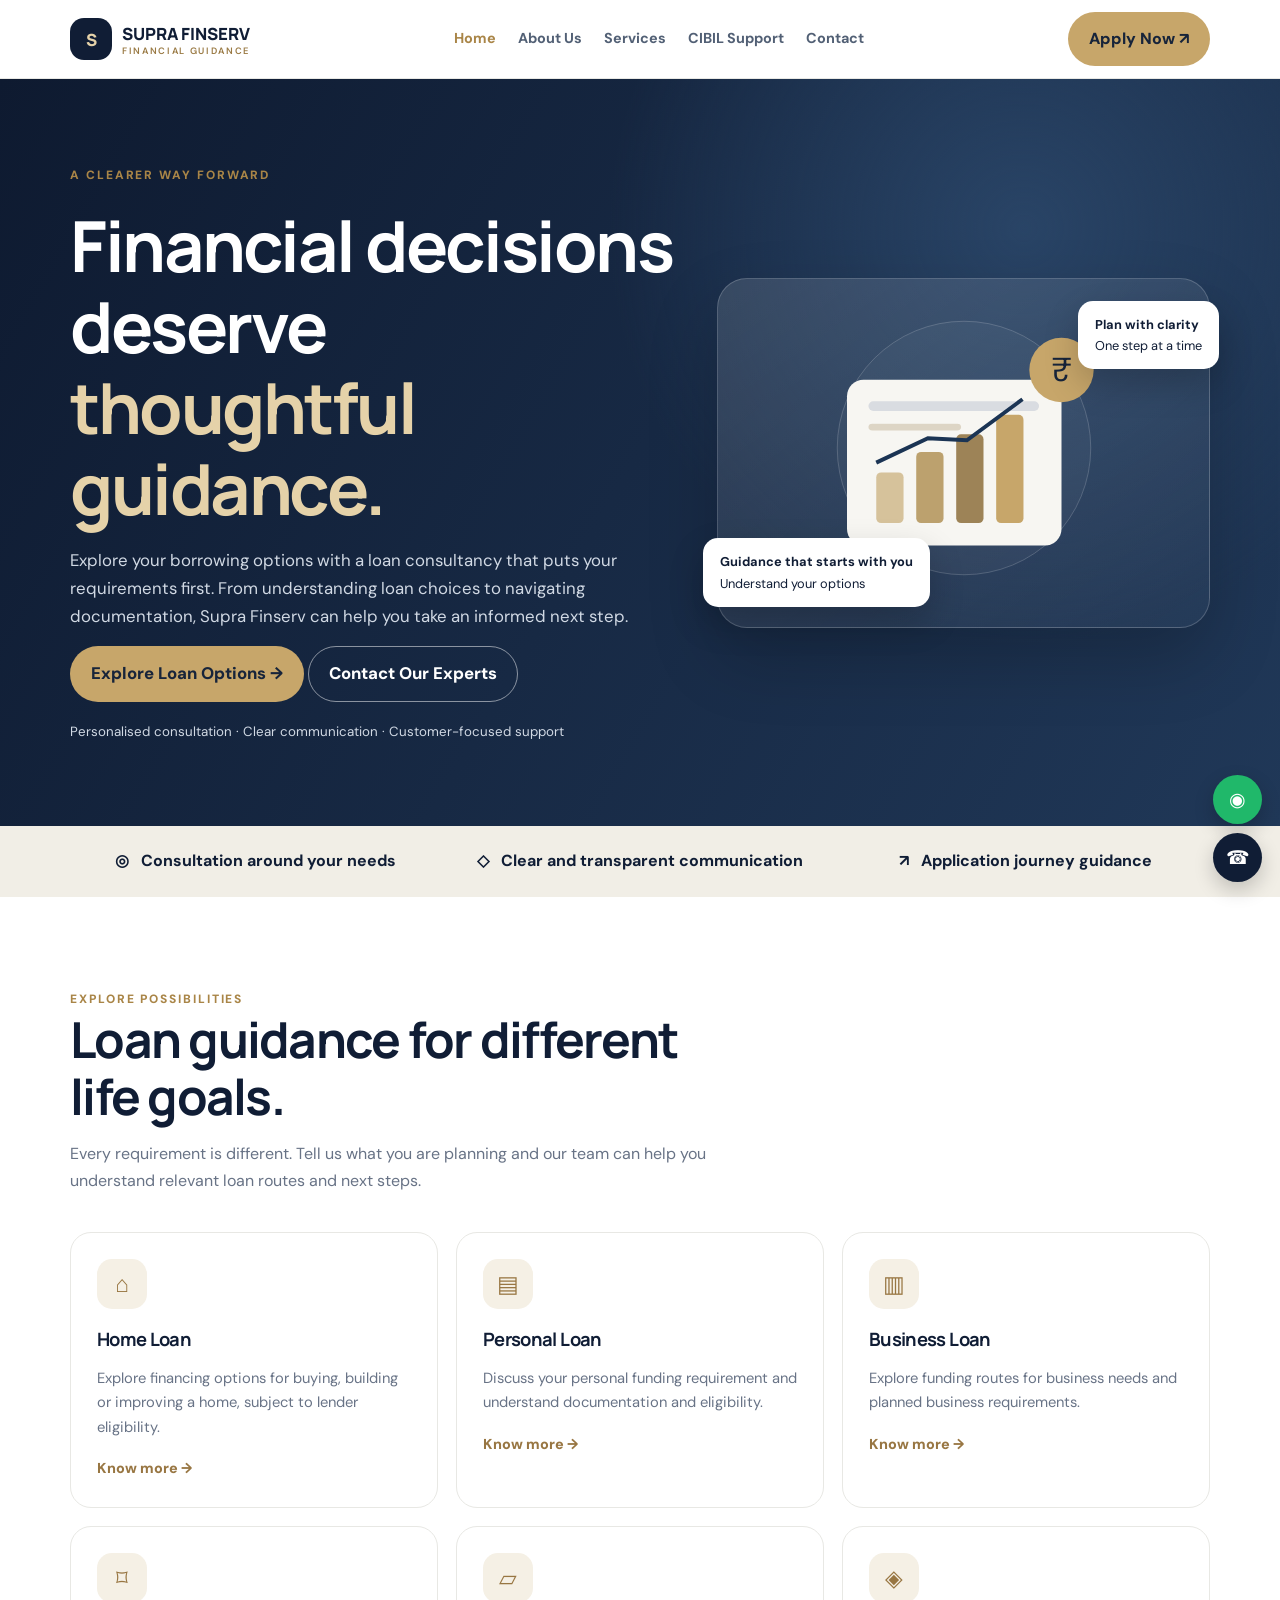
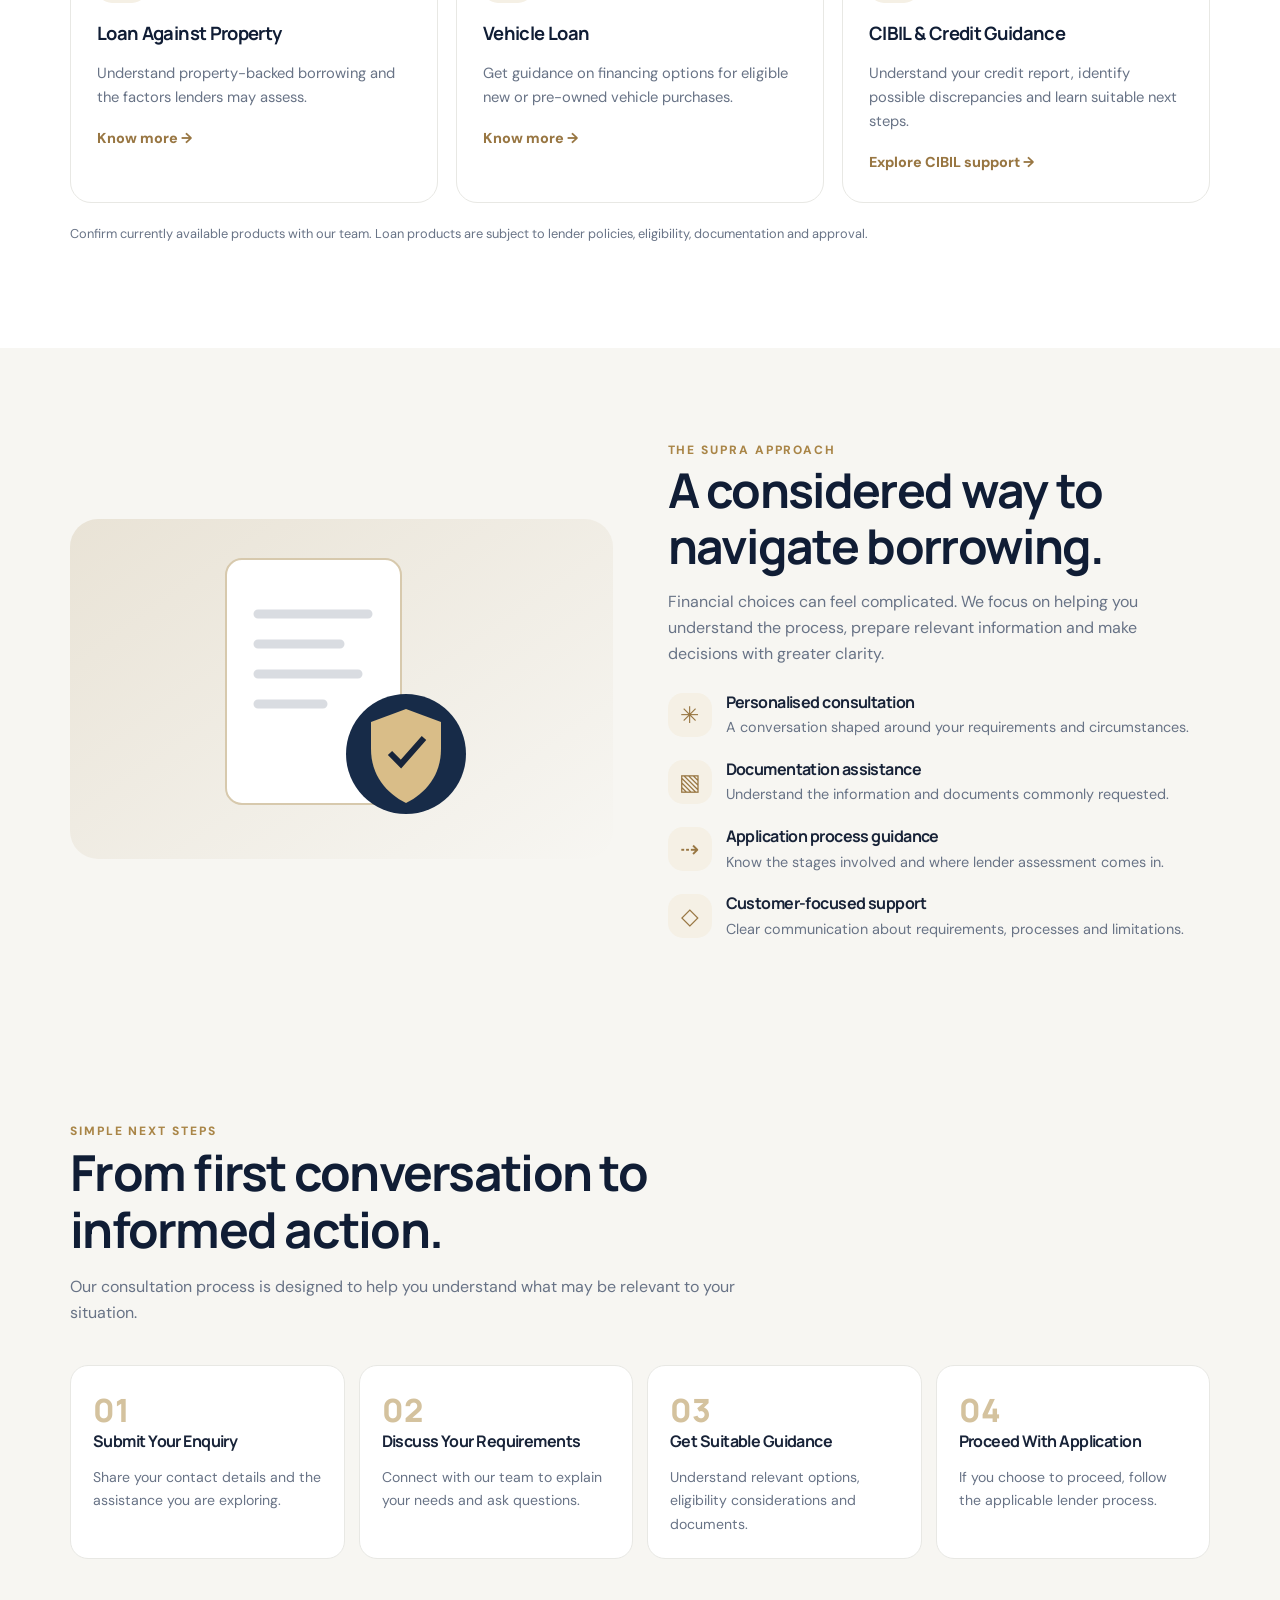
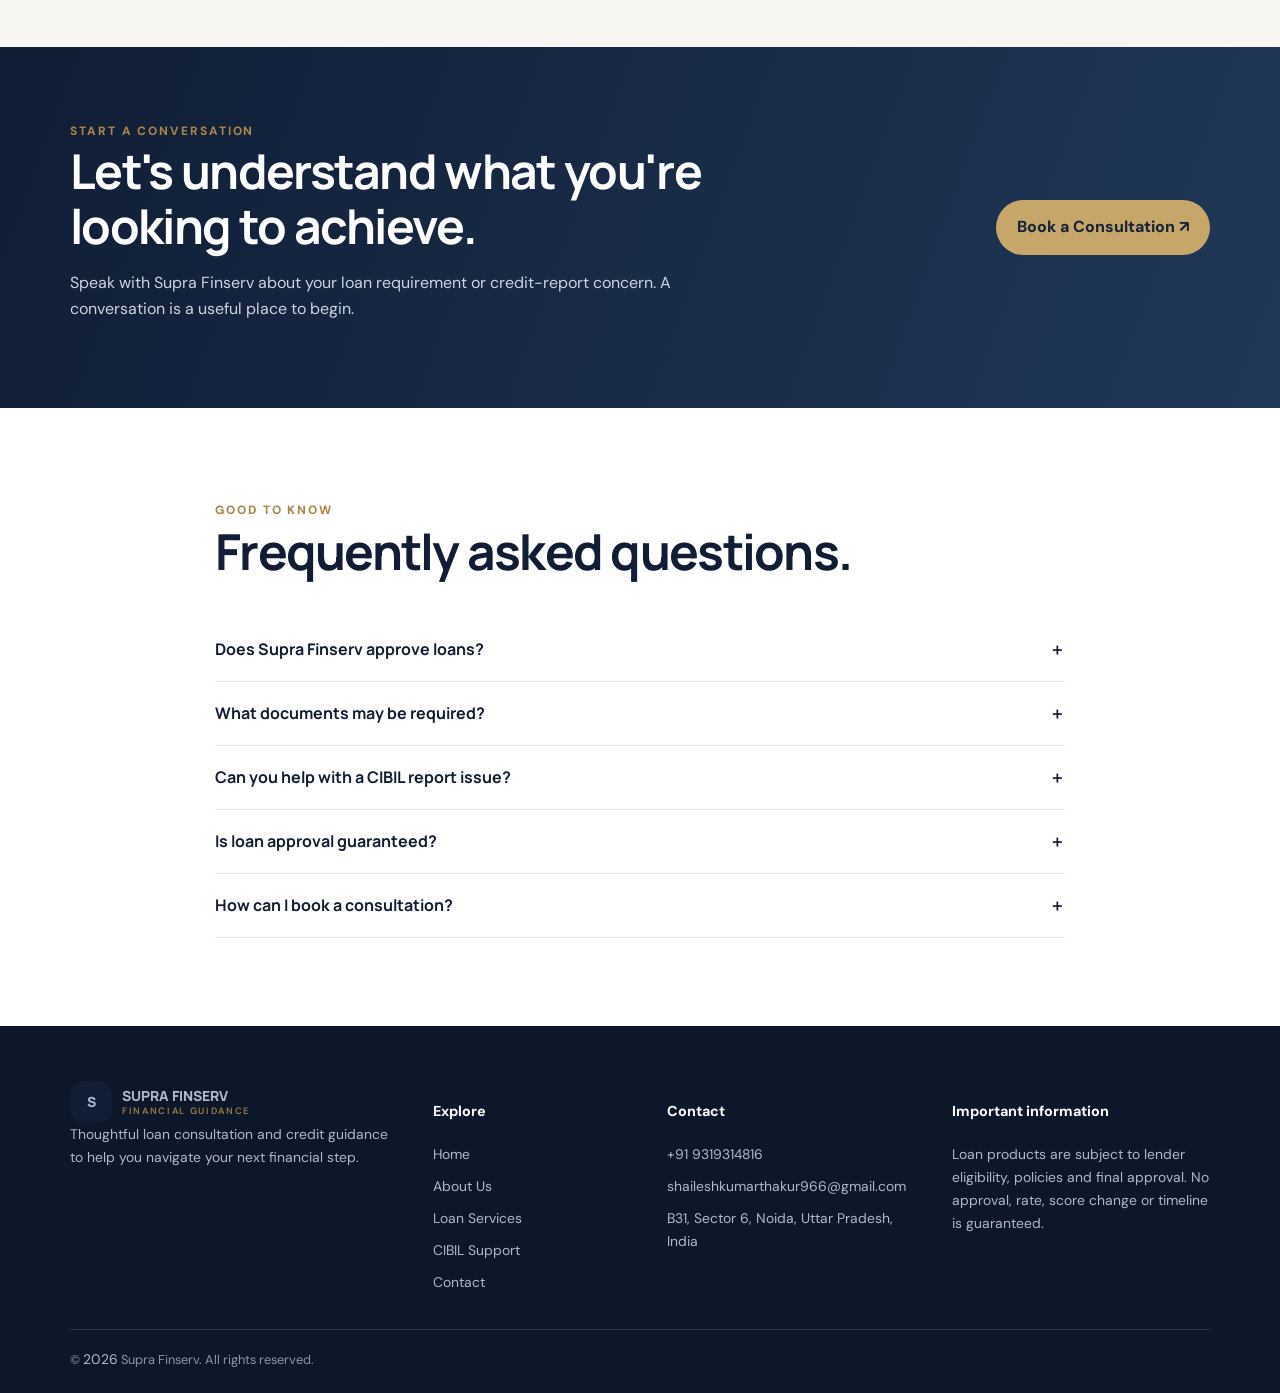
<file: index.html>
<!doctype html>
<html lang="en"><head><meta charset="utf-8"><meta name="viewport" content="width=device-width,initial-scale=1">
<title>Supra Finserv | Loan Consultation & Credit Guidance</title><meta name="description" content="Speak with Supra Finserv in Sector 6, Noida about loan consultation, documentation guidance and CIBIL support."><meta name="theme-color" content="#101d35"><link rel="preconnect" href="https://fonts.googleapis.com"><link rel="preconnect" href="https://fonts.gstatic.com" crossorigin><link href="https://fonts.googleapis.com/css2?family=DM+Sans:wght@400;500;600;700;800&family=Manrope:wght@400;500;600;700;800&display=swap" rel="stylesheet">
<style>
:root{--navy:#101d35;--blue:#203858;--gold:#c7a66a;--ivory:#f7f6f2;--ink:#182338;--muted:#687386;--line:#e8e8e4}
*{box-sizing:border-box}html{scroll-behavior:smooth}body{margin:0;font:16px/1.65 'DM Sans',Arial,sans-serif;color:var(--ink)}h1,h2,h3{font-family:Manrope,Arial,sans-serif;line-height:1.15;letter-spacing:-.035em;margin:0 0 16px}p{color:var(--muted);margin:0 0 16px}a{text-decoration:none;color:inherit}.wrap{width:min(1140px,calc(100% - 36px));margin:auto}.eyebrow{font-size:.75rem;font-weight:800;letter-spacing:.16em;text-transform:uppercase;color:#a98547}.btn{display:inline-flex;align-items:center;gap:9px;padding:13px 20px;border-radius:99px;font-weight:800;border:1px solid transparent;transition:.2s;cursor:pointer}.btn:hover{transform:translateY(-3px)}.gold{background:var(--gold);color:#17243a}.outline{border-color:#ffffff80;color:white}.header{position:sticky;top:0;z-index:20;background:#ffffffed;backdrop-filter:blur(12px);border-bottom:1px solid var(--line)}.nav{min-height:78px;display:flex;align-items:center;justify-content:space-between;gap:20px}.brand{display:flex;align-items:center;gap:10px;font:800 1.05rem Manrope;color:var(--navy)}.mark{width:42px;height:42px;border-radius:14px;background:var(--navy);color:#e5d2a9;display:grid;place-items:center}.brand small{display:block;font:600 .58rem 'DM Sans';letter-spacing:.18em;color:#9a7a44}.links{display:flex;gap:22px;font-size:.9rem;font-weight:700;color:#526075}.links a:hover,.links .active{color:#a98547}.hero{background:radial-gradient(circle at 80% 20%,#294466,transparent 35%),linear-gradient(120deg,#0e1a30,#203858);color:#fff;padding:82px 0;overflow:hidden}.hero h1{font-size:clamp(2.7rem,5.5vw,4.8rem);max-width:720px;margin:18px 0}.hero h1 em{font-style:normal;color:#e5d2a9}.hero p{color:#d1d9e4;max-width:650px;font-size:1.05rem}.hero-grid{display:grid;grid-template-columns:1.1fr .9fr;align-items:center;gap:45px}.hero-art{min-height:350px;border:1px solid #ffffff30;border-radius:30px;background:linear-gradient(145deg,#ffffff20,#ffffff08);display:grid;place-items:center;position:relative;box-shadow:0 30px 70px #0003}.hero-art svg{width:90%;max-width:390px}.float-note{position:absolute;background:white;color:var(--navy);padding:13px 17px;border-radius:15px;box-shadow:0 15px 35px #0003;font-size:.8rem}.float-note b{display:block}.note-a{bottom:20px;left:-15px}.note-b{right:-10px;top:22px}.section{padding:88px 0}.head{max-width:680px;margin-bottom:38px}.head h2{font-size:clamp(2rem,4vw,3.1rem);color:var(--navy)}.trust{background:#f1eee6;padding:22px 0}.trust-row{display:grid;grid-template-columns:repeat(3,1fr);gap:15px}.trust-row div{text-align:center;font-weight:700;color:var(--navy)}.cards{display:grid;grid-template-columns:repeat(3,1fr);gap:18px}.card{border:1px solid var(--line);border-radius:21px;padding:26px;background:white;transition:.25s}.card:hover{transform:translateY(-6px);box-shadow:0 18px 45px #101d3515;border-color:#d6c29b}.ico{width:50px;height:50px;border-radius:15px;background:#f5f0e5;color:#987642;display:grid;place-items:center;font-size:1.45rem;margin-bottom:20px}.card h3{font-size:1.15rem;color:var(--navy)}.card p{font-size:.92rem}.link{font-weight:800;color:#987642;font-size:.9rem}.split{display:grid;grid-template-columns:1fr 1fr;gap:55px;align-items:center}.illustration{min-height:340px;background:linear-gradient(145deg,#e9e3d6,#f7f6f2);border-radius:28px;display:grid;place-items:center}.illustration svg{width:75%;max-width:330px}.features{display:grid;gap:20px;margin-top:25px}.feature{display:flex;gap:14px}.feature .ico{flex:0 0 44px;width:44px;height:44px;margin:0}.feature h3{font-size:1rem;margin:0 0 5px}.feature p{font-size:.9rem;margin:0}.steps{background:var(--ivory)}.step-grid{display:grid;grid-template-columns:repeat(4,1fr);gap:14px}.step{background:white;border:1px solid var(--line);border-radius:18px;padding:22px}.num{font:800 2rem Manrope;color:#d4c29e}.step h3{font-size:1rem}.step p{font-size:.88rem;margin:0}.cta{background:linear-gradient(110deg,#101d35,#203858);color:white;padding:70px 0}.cta-row{display:flex;justify-content:space-between;align-items:center;gap:25px}.cta h2{font-size:clamp(2rem,4vw,3rem);max-width:650px}.cta p{color:#ccd5e1;max-width:620px}.faq{max-width:850px}.faq-item{border-bottom:1px solid var(--line)}.faq-q{width:100%;padding:20px 0;border:0;background:none;text-align:left;display:flex;justify-content:space-between;font:700 1rem Manrope;color:var(--navy);cursor:pointer}.faq-a{display:none;padding:0 25px 20px 0;color:var(--muted)}.faq-item.open .faq-a{display:block}.footer{background:#0c172a;color:white;padding:55px 0 22px}.foot-grid{display:grid;grid-template-columns:1.3fr .8fr 1fr 1fr;gap:28px}.footer h4{font-size:.9rem}.footer p,.footer a,.footer span{color:#aeb9c9;font-size:.87rem}.foot-links{display:grid;gap:9px}.footer a:hover{color:#e5d2a9}.copyright{border-top:1px solid #ffffff20;margin-top:35px;padding-top:18px;color:#8996a9;font-size:.8rem}.floating{position:fixed;right:18px;bottom:18px;z-index:25;display:grid;gap:9px}.floating a{width:49px;height:49px;border-radius:50%;display:grid;place-items:center;color:white;background:#20b86a;font-size:1.2rem;box-shadow:0 8px 20px #0003}.floating a:last-child{background:var(--navy)}
@media(max-width:850px){.hero-grid,.split{grid-template-columns:1fr}.cards{grid-template-columns:repeat(2,1fr)}.step-grid{grid-template-columns:repeat(2,1fr)}.foot-grid{grid-template-columns:repeat(2,1fr)}}
@media(max-width:620px){.nav{padding:12px 0;flex-wrap:wrap}.links{order:3;width:100%;overflow:auto;gap:15px;padding:8px 0;font-size:.82rem}.nav>.btn{display:none}.hero{padding:55px 0}.hero h1{font-size:2.7rem}.hero-art{min-height:270px}.section{padding:62px 0}.trust-row{grid-template-columns:1fr}.cards{grid-template-columns:1fr}.step-grid{grid-template-columns:1fr 1fr}.cta-row{align-items:flex-start;flex-direction:column}.foot-grid{grid-template-columns:1fr 1fr}.foot-grid>div:first-child{grid-column:1/-1}}
@media(prefers-reduced-motion:reduce){html{scroll-behavior:auto}*,*:before,*:after{animation:none!important;transition:none!important}}
</style></head><body><header class="header"><div class="wrap nav"><a class="brand" href="index.html"><span class="mark">S</span><span>SUPRA FINSERV<small>FINANCIAL GUIDANCE</small></span></a><nav class="links" aria-label="Main navigation"><a class="active" href="index.html">Home</a><a href="about.html">About Us</a><a href="loans.html">Services</a><a href="cibil.html">CIBIL Support</a><a href="contact.html">Contact</a></nav><a class="btn gold" href="contact.html">Apply Now ↗</a></div></header>
<main>
<section class="hero"><div class="wrap hero-grid"><div><span class="eyebrow">A clearer way forward</span><h1>Financial decisions deserve <em>thoughtful guidance.</em></h1><p>Explore your borrowing options with a loan consultancy that puts your requirements first. From understanding loan choices to navigating documentation, Supra Finserv can help you take an informed next step.</p><p><a class="btn gold" href="loans.html">Explore Loan Options →</a> <a class="btn outline" href="contact.html">Contact Our Experts</a></p><small style="color:#d1d9e4">Personalised consultation · Clear communication · Customer-focused support</small></div>
<div class="hero-art"><svg viewBox="0 0 400 330" role="img" aria-label="Financial planning illustration"><circle cx="200" cy="160" r="130" fill="#ffffff08" stroke="#ffffff30"/><rect x="80" y="90" width="220" height="170" rx="17" fill="#f7f6f2"/><rect x="102" y="112" width="175" height="10" rx="5" fill="#d9dce1"/><rect x="102" y="135" width="95" height="7" rx="4" fill="#ddd5c5"/><rect x="110" y="185" width="28" height="52" rx="5" fill="#d6c29b"/><rect x="151" y="164" width="28" height="73" rx="5" fill="#bca16e"/><rect x="192" y="146" width="28" height="91" rx="5" fill="#9d8357"/><rect x="233" y="126" width="28" height="111" rx="5" fill="#c7a66a"/><path d="M110 175l53-25 40 2 57-42" fill="none" stroke="#1b3454" stroke-width="4"/><circle cx="300" cy="80" r="33" fill="#c7a66a"/><text x="300" y="91" text-anchor="middle" font-size="34" fill="#17243a">₹</text></svg><div class="float-note note-a"><b>Guidance that starts with you</b>Understand your options</div><div class="float-note note-b"><b>Plan with clarity</b>One step at a time</div></div></div></section>
<section class="trust"><div class="wrap trust-row"><div>◎ &nbsp; Consultation around your needs</div><div>◇ &nbsp; Clear and transparent communication</div><div>↗ &nbsp; Application journey guidance</div></div></section>
<section class="section"><div class="wrap"><div class="head"><span class="eyebrow">Explore possibilities</span><h2>Loan guidance for different life goals.</h2><p>Every requirement is different. Tell us what you are planning and our team can help you understand relevant loan routes and next steps.</p></div><div class="cards">
<article class="card"><div class="ico">⌂</div><h3>Home Loan</h3><p>Explore financing options for buying, building or improving a home, subject to lender eligibility.</p><a class="link" href="loans.html">Know more →</a></article>
<article class="card"><div class="ico">▤</div><h3>Personal Loan</h3><p>Discuss your personal funding requirement and understand documentation and eligibility.</p><a class="link" href="loans.html">Know more →</a></article>
<article class="card"><div class="ico">▥</div><h3>Business Loan</h3><p>Explore funding routes for business needs and planned business requirements.</p><a class="link" href="loans.html">Know more →</a></article>
<article class="card"><div class="ico">⌑</div><h3>Loan Against Property</h3><p>Understand property-backed borrowing and the factors lenders may assess.</p><a class="link" href="loans.html">Know more →</a></article>
<article class="card"><div class="ico">▱</div><h3>Vehicle Loan</h3><p>Get guidance on financing options for eligible new or pre-owned vehicle purchases.</p><a class="link" href="loans.html">Know more →</a></article>
<article class="card"><div class="ico">◈</div><h3>CIBIL & Credit Guidance</h3><p>Understand your credit report, identify possible discrepancies and learn suitable next steps.</p><a class="link" href="cibil.html">Explore CIBIL support →</a></article></div><p style="font-size:.8rem;margin-top:20px">Confirm currently available products with our team. Loan products are subject to lender policies, eligibility, documentation and approval.</p></div></section>
<section class="section" style="background:var(--ivory)"><div class="wrap split"><div class="illustration"><svg viewBox="0 0 330 300" role="img" aria-label="Document and protection illustration"><rect x="50" y="20" width="175" height="245" rx="16" fill="white" stroke="#d7c9ad" stroke-width="2"/><path d="M82 75h110M82 105h82M82 135h100M82 165h65" stroke="#d9dce1" stroke-width="9" stroke-linecap="round"/><circle cx="230" cy="215" r="60" fill="#172b48"/><path d="M230 170l35 13v27c0 26-15 44-35 54-20-10-35-28-35-54v-27z" fill="#d9bd88"/><path d="M214 214l11 11 23-26" stroke="#17243a" stroke-width="6" fill="none"/></svg></div><div><span class="eyebrow">The Supra approach</span><h2 style="font-size:clamp(2rem,4vw,3rem);color:var(--navy)">A considered way to navigate borrowing.</h2><p>Financial choices can feel complicated. We focus on helping you understand the process, prepare relevant information and make decisions with greater clarity.</p><div class="features">
<div class="feature"><div class="ico">✳</div><div><h3>Personalised consultation</h3><p>A conversation shaped around your requirements and circumstances.</p></div></div>
<div class="feature"><div class="ico">▧</div><div><h3>Documentation assistance</h3><p>Understand the information and documents commonly requested.</p></div></div>
<div class="feature"><div class="ico">⇢</div><div><h3>Application process guidance</h3><p>Know the stages involved and where lender assessment comes in.</p></div></div>
<div class="feature"><div class="ico">◇</div><div><h3>Customer-focused support</h3><p>Clear communication about requirements, processes and limitations.</p></div></div></div></div></div></section>
<section class="section steps"><div class="wrap"><div class="head"><span class="eyebrow">Simple next steps</span><h2>From first conversation to informed action.</h2><p>Our consultation process is designed to help you understand what may be relevant to your situation.</p></div><div class="step-grid"><div class="step"><div class="num">01</div><h3>Submit Your Enquiry</h3><p>Share your contact details and the assistance you are exploring.</p></div><div class="step"><div class="num">02</div><h3>Discuss Your Requirements</h3><p>Connect with our team to explain your needs and ask questions.</p></div><div class="step"><div class="num">03</div><h3>Get Suitable Guidance</h3><p>Understand relevant options, eligibility considerations and documents.</p></div><div class="step"><div class="num">04</div><h3>Proceed With Application</h3><p>If you choose to proceed, follow the applicable lender process.</p></div></div></div></section>
<section class="cta"><div class="wrap cta-row"><div><span class="eyebrow">Start a conversation</span><h2>Let's understand what you're looking to achieve.</h2><p>Speak with Supra Finserv about your loan requirement or credit-report concern. A conversation is a useful place to begin.</p></div><a class="btn gold" href="contact.html">Book a Consultation ↗</a></div></section>
<section class="section"><div class="wrap faq"><div class="head"><span class="eyebrow">Good to know</span><h2>Frequently asked questions.</h2></div>
<div class="faq-item"><button class="faq-q" aria-expanded="false">Does Supra Finserv approve loans? <span>＋</span></button><div class="faq-a">Supra Finserv provides loan consultation and application assistance. Loan decisions, terms, rates and disbursement are determined by the lender after its assessment.</div></div>
<div class="faq-item"><button class="faq-q" aria-expanded="false">What documents may be required? <span>＋</span></button><div class="faq-a">Requirements vary by loan type and lender. Identity, address, income, banking and other supporting documents may be requested. Share documents only through a verified channel.</div></div>
<div class="faq-item"><button class="faq-q" aria-expanded="false">Can you help with a CIBIL report issue? <span>＋</span></button><div class="faq-a">Our team can guide you on understanding credit-report entries and possible dispute steps. Only the credit bureau or reporting institution can investigate and correct its records. No score change or removal is guaranteed.</div></div>
<div class="faq-item"><button class="faq-q" aria-expanded="false">Is loan approval guaranteed? <span>＋</span></button><div class="faq-a">No. Approval depends on lender policies, verification, credit profile, eligibility and documentation. Consultation does not guarantee approval, a particular rate or a processing timeline.</div></div>
<div class="faq-item"><button class="faq-q" aria-expanded="false">How can I book a consultation? <span>＋</span></button><div class="faq-a">Use the contact page enquiry form or call +91 9319314816.</div></div></div></section></main>
<footer class="footer"><div class="wrap"><div class="foot-grid"><div><a class="brand" href="index.html" style="color:white"><span class="mark">S</span><span>SUPRA FINSERV<small>FINANCIAL GUIDANCE</small></span></a><p>Thoughtful loan consultation and credit guidance to help you navigate your next financial step.</p></div><div><h4>Explore</h4><div class="foot-links"><a href="index.html">Home</a><a href="about.html">About Us</a><a href="loans.html">Loan Services</a><a href="cibil.html">CIBIL Support</a><a href="contact.html">Contact</a></div></div><div><h4>Contact</h4><div class="foot-links"><a href="tel:+919319314816">+91 9319314816</a><a href="mailto:shaileshkumarthakur966@gmail.com">shaileshkumarthakur966@gmail.com</a><span>B31, Sector 6, Noida, Uttar Pradesh, India</span></div></div><div><h4>Important information</h4><p>Loan products are subject to lender eligibility, policies and final approval. No approval, rate, score change or timeline is guaranteed.</p></div></div><div class="copyright">© <span id="year"></span> Supra Finserv. All rights reserved.</div></div></footer><div class="floating"><a href="https://wa.me/919319314816" target="_blank" rel="noopener" aria-label="WhatsApp">◉</a><a href="tel:+919319314816" aria-label="Call">☎</a></div><script>document.querySelectorAll('.faq-q').forEach(b=>b.addEventListener('click',()=>{const item=b.parentElement;item.classList.toggle('open');b.setAttribute('aria-expanded',item.classList.contains('open'));}));document.getElementById('year').textContent=new Date().getFullYear();</script></body></html>
</file>
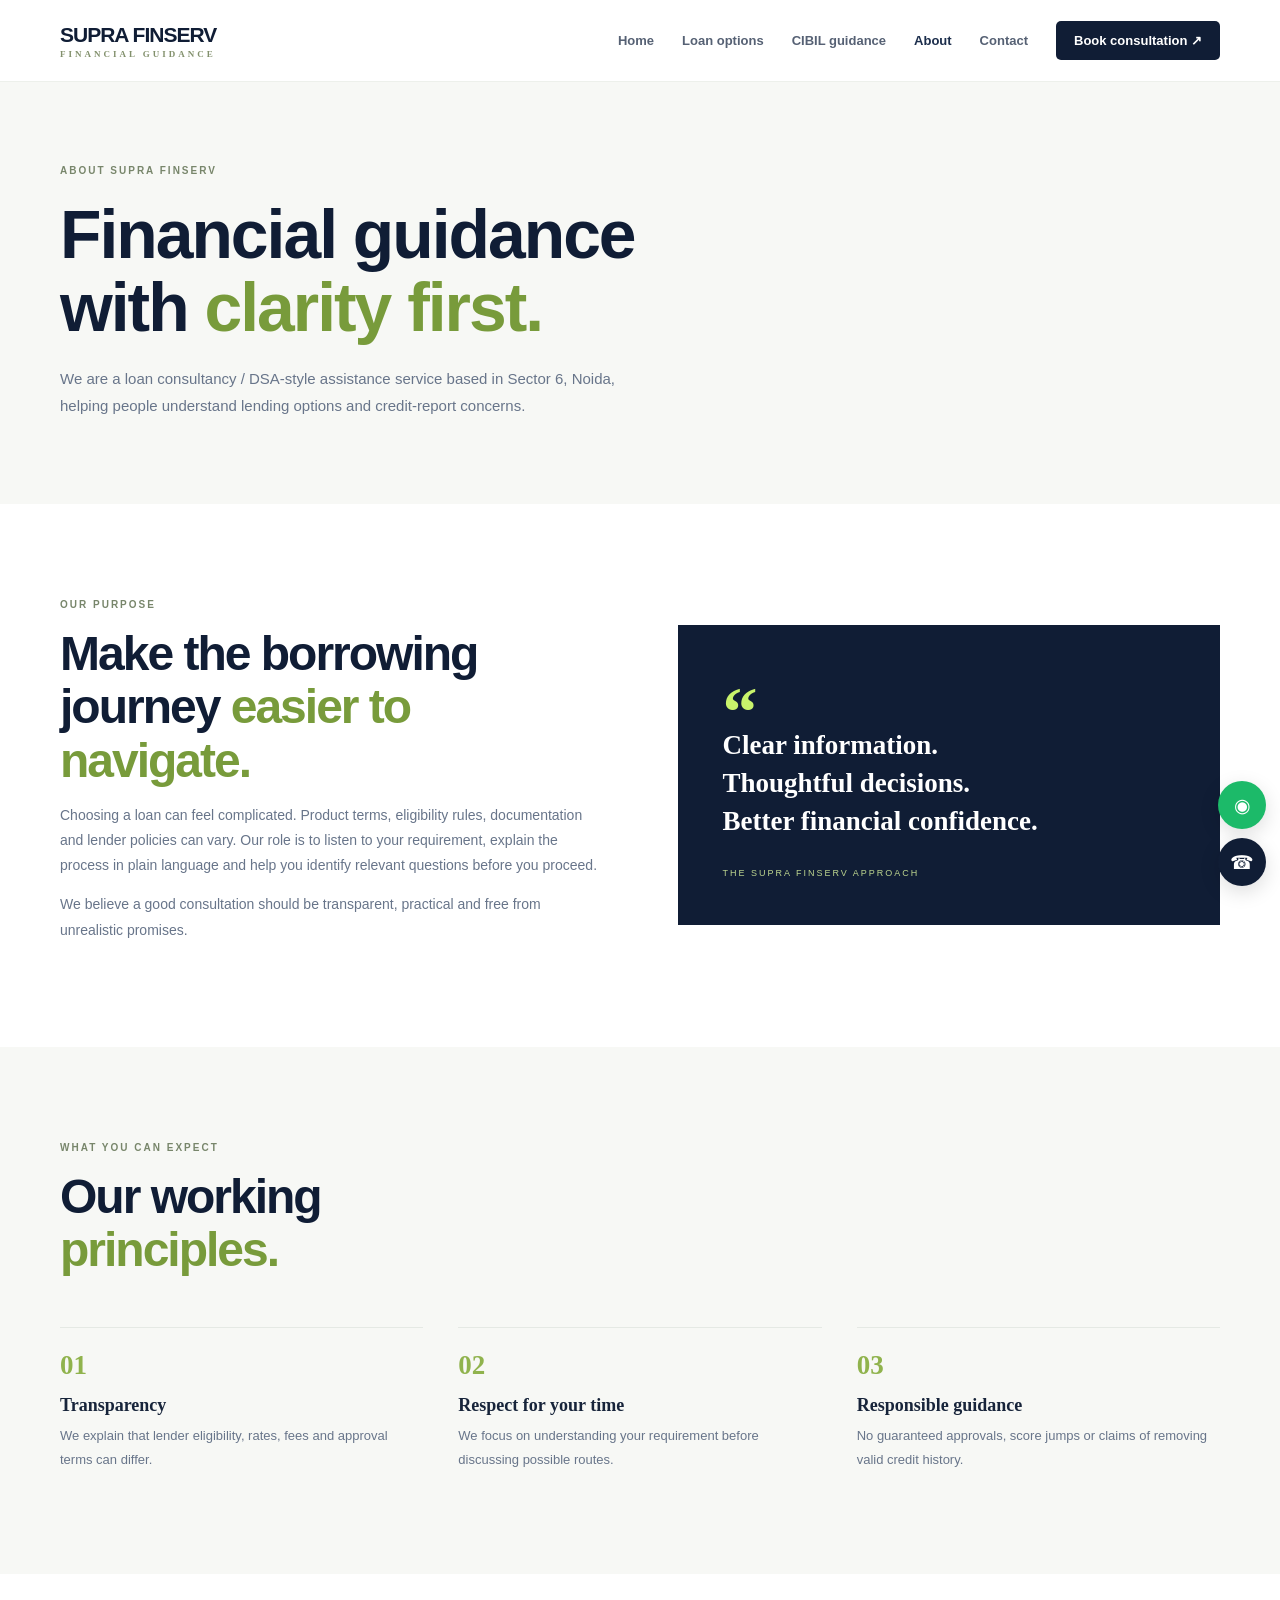
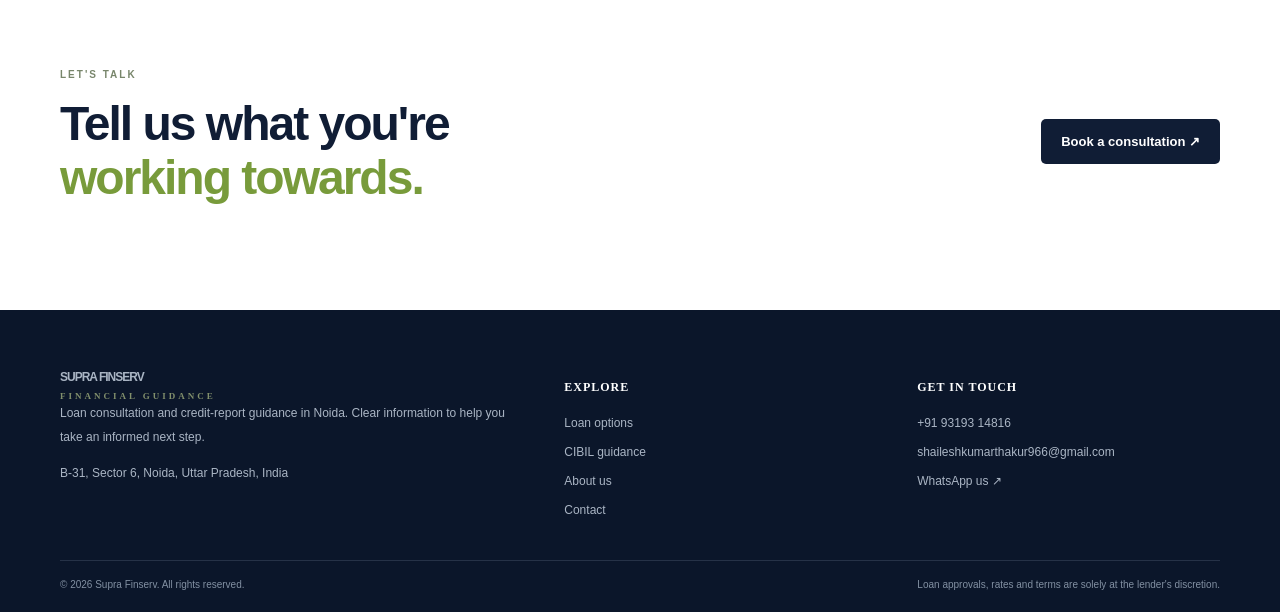
<file: about.html>
<!doctype html><html lang="en"><head><meta charset="utf-8"><meta name="viewport" content="width=device-width,initial-scale=1"><meta name="description" content="About Supra Finserv, loan consultation in Sector 6, Noida."><title>About Us | Supra Finserv</title><link rel="stylesheet" href="assets/style.css"></head><body><div id="site-header"></div><main><section class="page-hero"><div class="container"><span class="eyebrow">ABOUT SUPRA FINSERV</span><h1>Financial guidance<br>with <em>clarity first.</em></h1><p>We are a loan consultancy / DSA-style assistance service based in Sector 6, Noida, helping people understand lending options and credit-report concerns.</p></div></section><section class="section"><div class="container split about-split"><div><span class="eyebrow">OUR PURPOSE</span><h2>Make the borrowing<br>journey <em>easier to navigate.</em></h2><p>Choosing a loan can feel complicated. Product terms, eligibility rules, documentation and lender policies can vary. Our role is to listen to your requirement, explain the process in plain language and help you identify relevant questions before you proceed.</p><p>We believe a good consultation should be transparent, practical and free from unrealistic promises.</p></div><div class="quote-card"><span>“</span><h3>Clear information.<br>Thoughtful decisions.<br>Better financial confidence.</h3><small>THE SUPRA FINSERV APPROACH</small></div></div></section><section class="section soft-bg"><div class="container"><div class="section-head"><div><span class="eyebrow">WHAT YOU CAN EXPECT</span><h2>Our working<br><em>principles.</em></h2></div></div><div class="principles"><div><b>01</b><h3>Transparency</h3><p>We explain that lender eligibility, rates, fees and approval terms can differ.</p></div><div><b>02</b><h3>Respect for your time</h3><p>We focus on understanding your requirement before discussing possible routes.</p></div><div><b>03</b><h3>Responsible guidance</h3><p>No guaranteed approvals, score jumps or claims of removing valid credit history.</p></div></div></div></section><section class="section"><div class="container cta-inline"><div><span class="eyebrow">LET'S TALK</span><h2>Tell us what you're<br><em>working towards.</em></h2></div><a class="btn btn-primary" href="contact.html#consultation">Book a consultation ↗</a></div></section></main><div id="site-footer"></div><script src="assets/site.js"></script></body></html>
</file>
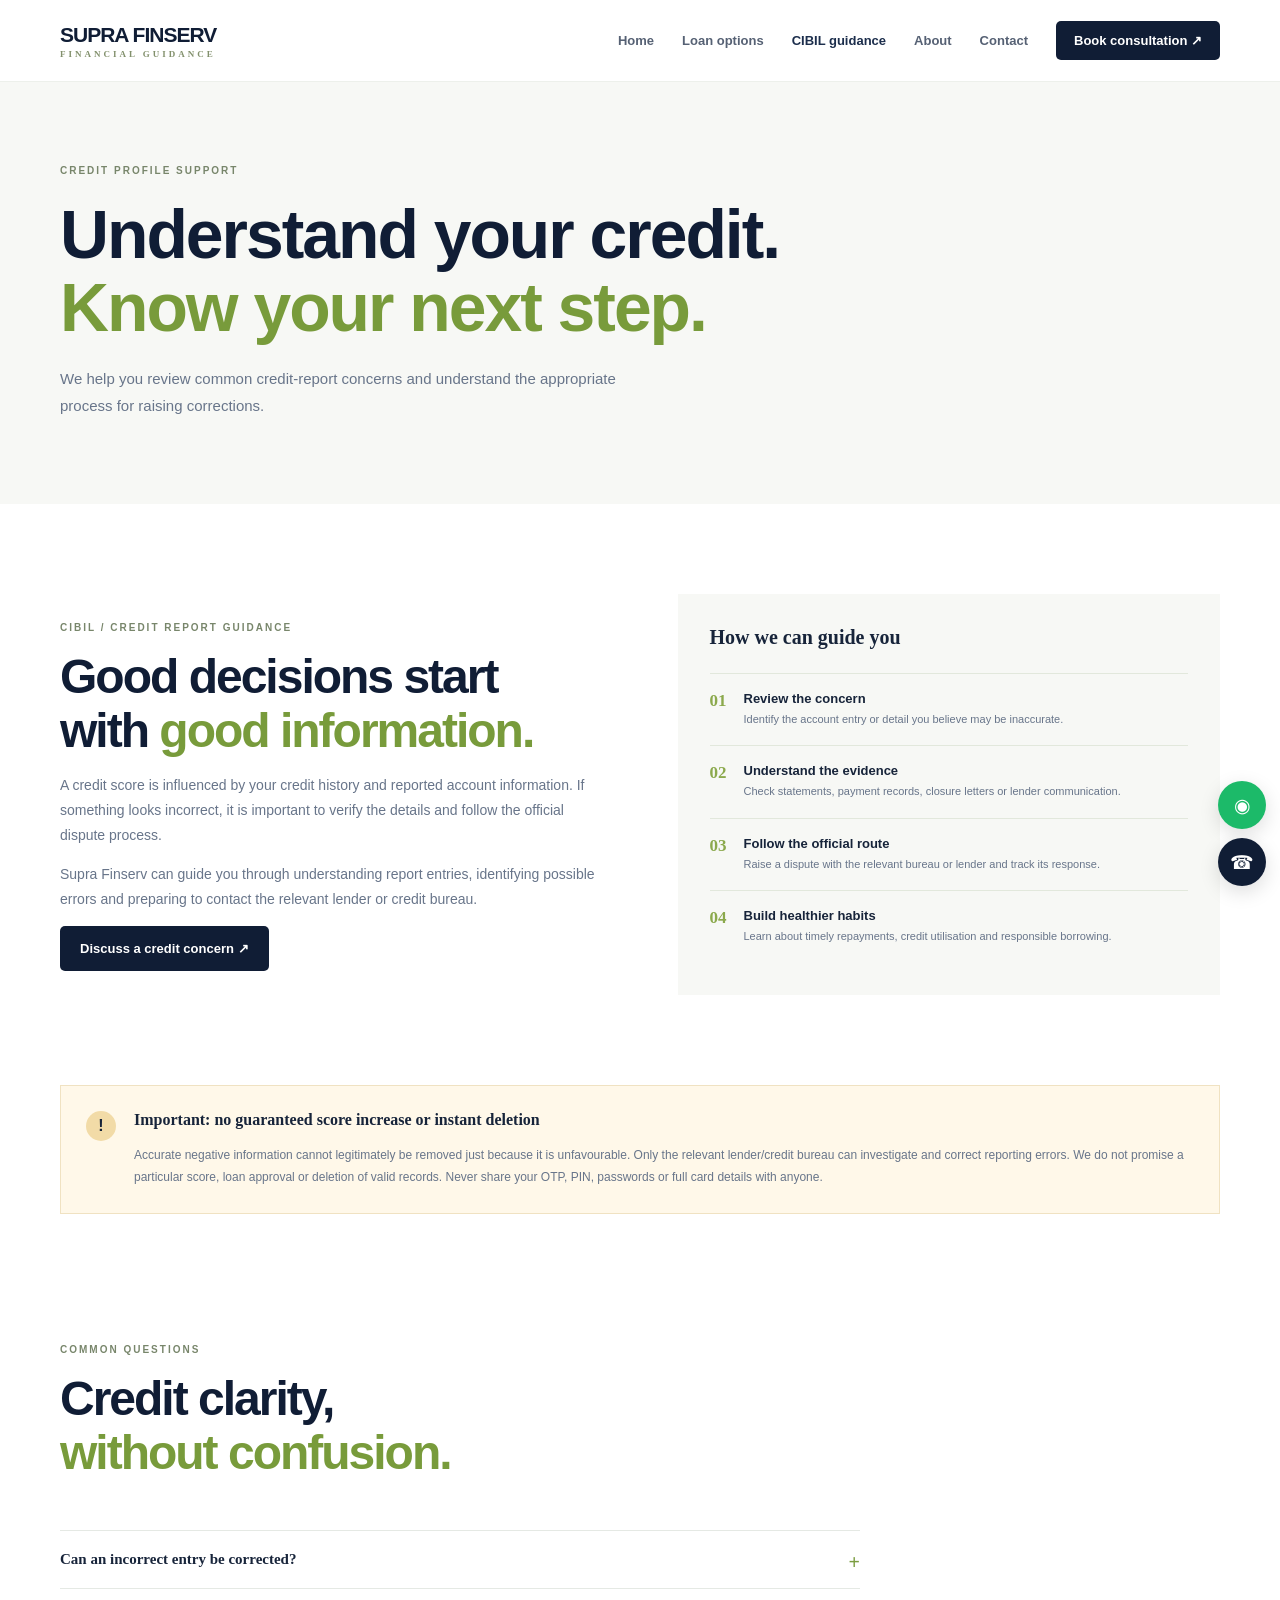
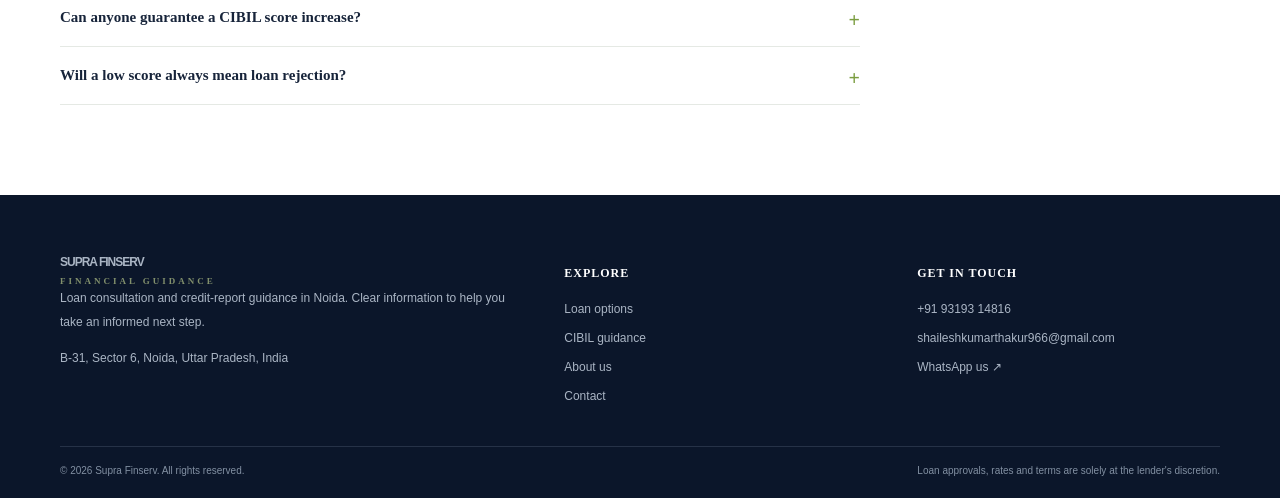
<file: cibil.html>
<!doctype html><html lang="en"><head><meta charset="utf-8"><meta name="viewport" content="width=device-width,initial-scale=1"><meta name="description" content="CIBIL and credit report guidance from Supra Finserv."><title>CIBIL Guidance | Supra Finserv</title><link rel="stylesheet" href="assets/style.css"></head><body><div id="site-header"></div><main><section class="page-hero"><div class="container"><span class="eyebrow">CREDIT PROFILE SUPPORT</span><h1>Understand your credit.<br><em>Know your next step.</em></h1><p>We help you review common credit-report concerns and understand the appropriate process for raising corrections.</p></div></section><section class="section"><div class="container split"><div><span class="eyebrow">CIBIL / CREDIT REPORT GUIDANCE</span><h2>Good decisions start<br>with <em>good information.</em></h2><p>A credit score is influenced by your credit history and reported account information. If something looks incorrect, it is important to verify the details and follow the official dispute process.</p><p>Supra Finserv can guide you through understanding report entries, identifying possible errors and preparing to contact the relevant lender or credit bureau.</p><a class="btn btn-primary" href="contact.html#consultation">Discuss a credit concern ↗</a></div><div class="info-panel"><h3>How we can guide you</h3><div class="info-item"><b>01</b><span><strong>Review the concern</strong><small>Identify the account entry or detail you believe may be inaccurate.</small></span></div><div class="info-item"><b>02</b><span><strong>Understand the evidence</strong><small>Check statements, payment records, closure letters or lender communication.</small></span></div><div class="info-item"><b>03</b><span><strong>Follow the official route</strong><small>Raise a dispute with the relevant bureau or lender and track its response.</small></span></div><div class="info-item"><b>04</b><span><strong>Build healthier habits</strong><small>Learn about timely repayments, credit utilisation and responsible borrowing.</small></span></div></div></div></section><section class="warning-section"><div class="container warning"><span class="warning-mark">!</span><div><h3>Important: no guaranteed score increase or instant deletion</h3><p>Accurate negative information cannot legitimately be removed just because it is unfavourable. Only the relevant lender/credit bureau can investigate and correct reporting errors. We do not promise a particular score, loan approval or deletion of valid records. Never share your OTP, PIN, passwords or full card details with anyone.</p></div></div></section><section class="section"><div class="container"><div class="section-head"><div><span class="eyebrow">COMMON QUESTIONS</span><h2>Credit clarity,<br><em>without confusion.</em></h2></div></div><div class="faq"><details><summary>Can an incorrect entry be corrected?</summary><p>If an entry is genuinely inaccurate, you can raise a dispute with the credit bureau and/or the reporting lender with supporting documents. The outcome depends on their verification.</p></details><details><summary>Can anyone guarantee a CIBIL score increase?</summary><p>No legitimate consultant can guarantee a particular score increase or timeline. Scores depend on the credit information reported and the bureau's calculation.</p></details><details><summary>Will a low score always mean loan rejection?</summary><p>Not necessarily. Each lender has its own policy and considers multiple factors. Approval, rate and amount are solely at the lender's discretion.</p></details></div></div></section></main><div id="site-footer"></div><script src="assets/site.js"></script></body></html>
</file>
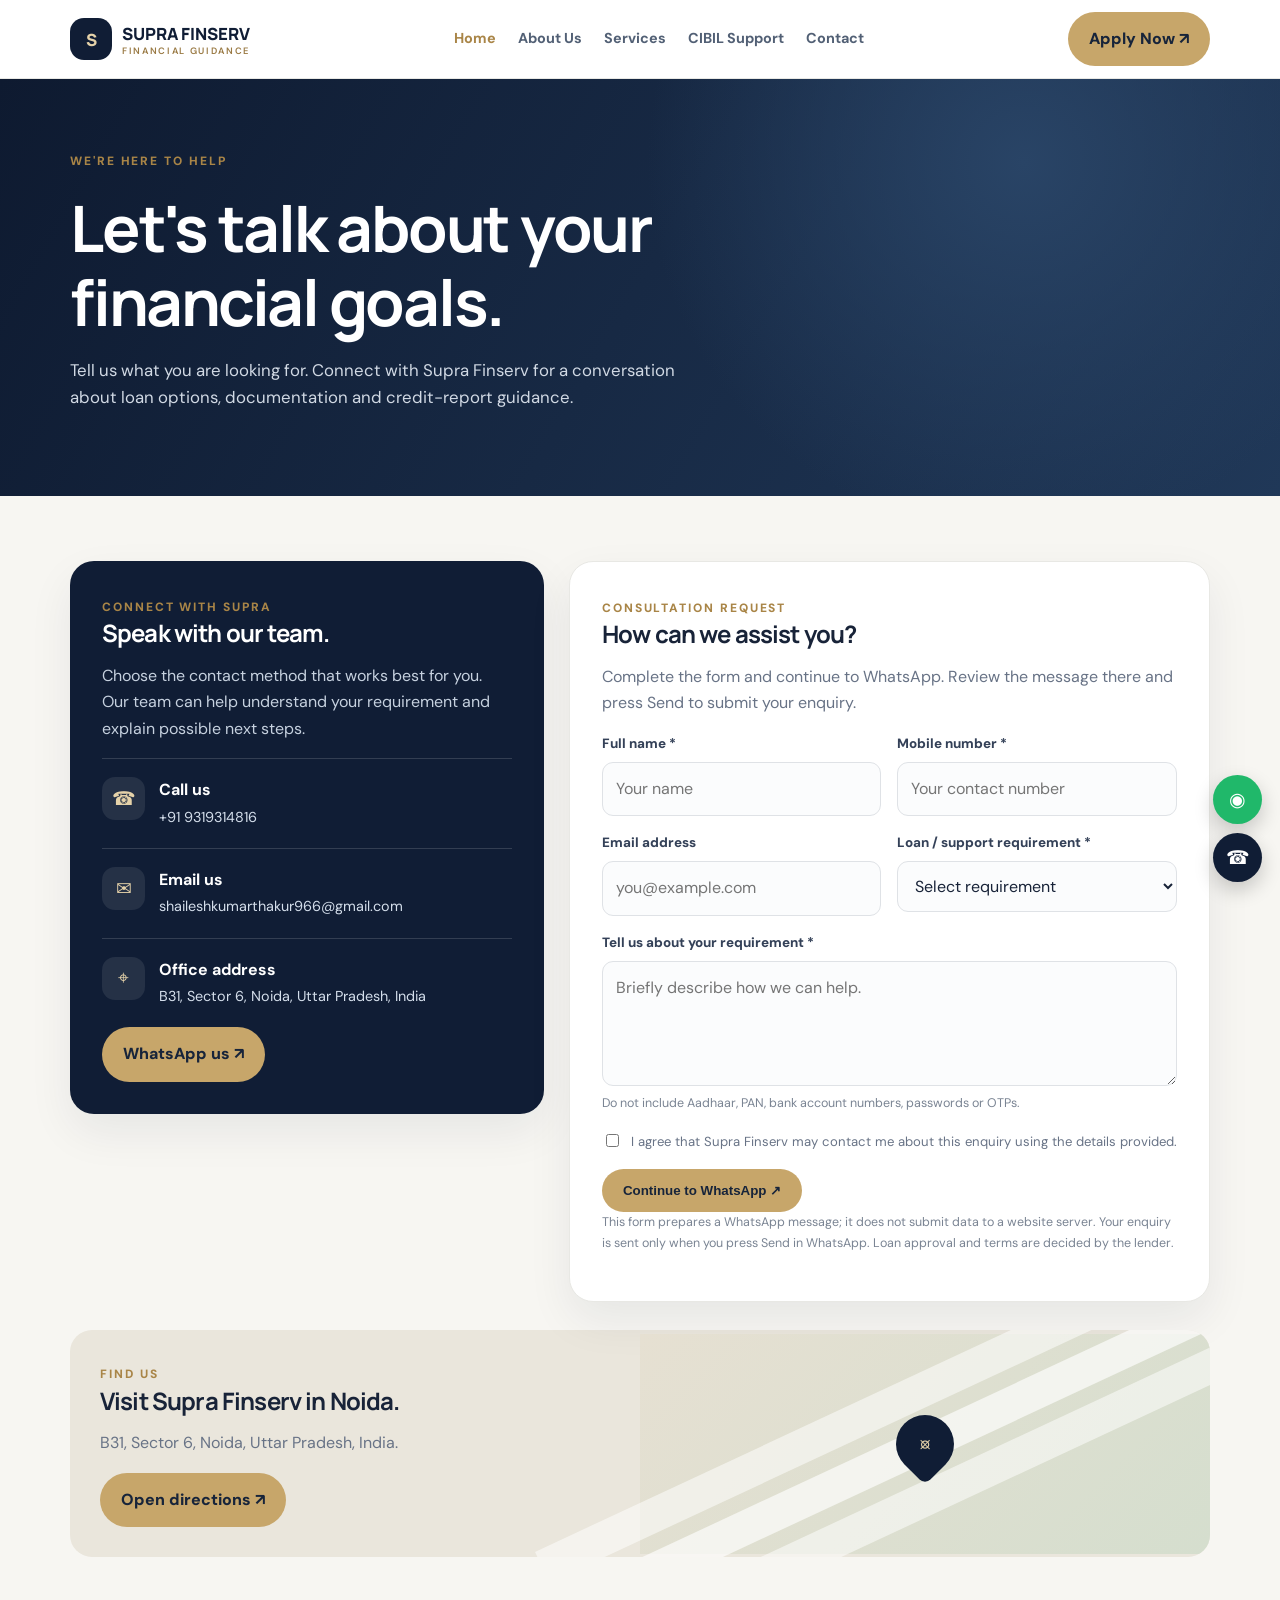
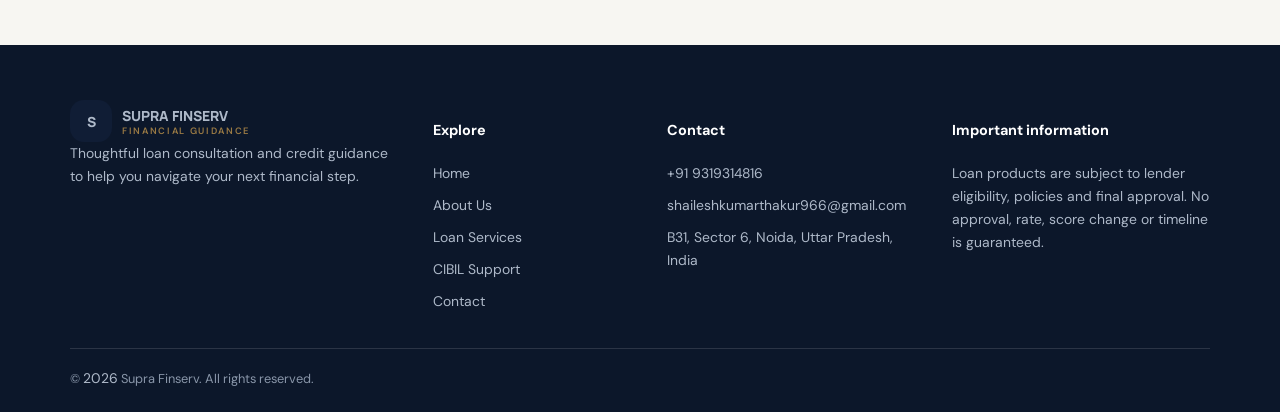
<file: contact.html>
<!doctype html>
<html lang="en"><head><meta charset="utf-8"><meta name="viewport" content="width=device-width,initial-scale=1">
<title>Contact Supra Finserv | Book a Loan Consultation</title><meta name="description" content="Contact Supra Finserv in Sector 6, Noida for loan consultation and CIBIL guidance."><meta name="theme-color" content="#101d35"><link rel="preconnect" href="https://fonts.googleapis.com"><link rel="preconnect" href="https://fonts.gstatic.com" crossorigin><link href="https://fonts.googleapis.com/css2?family=DM+Sans:wght@400;500;600;700;800&family=Manrope:wght@400;500;600;700;800&display=swap" rel="stylesheet">
<style>
:root{--navy:#101d35;--blue:#203858;--gold:#c7a66a;--ivory:#f7f6f2;--ink:#182338;--muted:#687386;--line:#e8e8e4}
*{box-sizing:border-box}html{scroll-behavior:smooth}body{margin:0;font:16px/1.65 'DM Sans',Arial,sans-serif;color:var(--ink)}h1,h2,h3{font-family:Manrope,Arial,sans-serif;line-height:1.15;letter-spacing:-.035em;margin:0 0 16px}p{color:var(--muted);margin:0 0 16px}a{text-decoration:none;color:inherit}.wrap{width:min(1140px,calc(100% - 36px));margin:auto}.eyebrow{font-size:.75rem;font-weight:800;letter-spacing:.16em;text-transform:uppercase;color:#a98547}.btn{display:inline-flex;align-items:center;gap:9px;padding:13px 20px;border-radius:99px;font-weight:800;border:1px solid transparent;transition:.2s;cursor:pointer}.btn:hover{transform:translateY(-3px)}.gold{background:var(--gold);color:#17243a}.outline{border-color:#ffffff80;color:white}.header{position:sticky;top:0;z-index:20;background:#ffffffed;backdrop-filter:blur(12px);border-bottom:1px solid var(--line)}.nav{min-height:78px;display:flex;align-items:center;justify-content:space-between;gap:20px}.brand{display:flex;align-items:center;gap:10px;font:800 1.05rem Manrope;color:var(--navy)}.mark{width:42px;height:42px;border-radius:14px;background:var(--navy);color:#e5d2a9;display:grid;place-items:center}.brand small{display:block;font:600 .58rem 'DM Sans';letter-spacing:.18em;color:#9a7a44}.links{display:flex;gap:22px;font-size:.9rem;font-weight:700;color:#526075}.links a:hover,.links .active{color:#a98547}.hero{background:radial-gradient(circle at 80% 20%,#294466,transparent 35%),linear-gradient(120deg,#0e1a30,#203858);color:#fff;padding:82px 0;overflow:hidden}.hero h1{font-size:clamp(2.7rem,5.5vw,4.8rem);max-width:720px;margin:18px 0}.hero h1 em{font-style:normal;color:#e5d2a9}.hero p{color:#d1d9e4;max-width:650px;font-size:1.05rem}.hero-grid{display:grid;grid-template-columns:1.1fr .9fr;align-items:center;gap:45px}.hero-art{min-height:350px;border:1px solid #ffffff30;border-radius:30px;background:linear-gradient(145deg,#ffffff20,#ffffff08);display:grid;place-items:center;position:relative;box-shadow:0 30px 70px #0003}.hero-art svg{width:90%;max-width:390px}.float-note{position:absolute;background:white;color:var(--navy);padding:13px 17px;border-radius:15px;box-shadow:0 15px 35px #0003;font-size:.8rem}.float-note b{display:block}.note-a{bottom:20px;left:-15px}.note-b{right:-10px;top:22px}.section{padding:88px 0}.head{max-width:680px;margin-bottom:38px}.head h2{font-size:clamp(2rem,4vw,3.1rem);color:var(--navy)}.trust{background:#f1eee6;padding:22px 0}.trust-row{display:grid;grid-template-columns:repeat(3,1fr);gap:15px}.trust-row div{text-align:center;font-weight:700;color:var(--navy)}.cards{display:grid;grid-template-columns:repeat(3,1fr);gap:18px}.card{border:1px solid var(--line);border-radius:21px;padding:26px;background:white;transition:.25s}.card:hover{transform:translateY(-6px);box-shadow:0 18px 45px #101d3515;border-color:#d6c29b}.ico{width:50px;height:50px;border-radius:15px;background:#f5f0e5;color:#987642;display:grid;place-items:center;font-size:1.45rem;margin-bottom:20px}.card h3{font-size:1.15rem;color:var(--navy)}.card p{font-size:.92rem}.link{font-weight:800;color:#987642;font-size:.9rem}.split{display:grid;grid-template-columns:1fr 1fr;gap:55px;align-items:center}.illustration{min-height:340px;background:linear-gradient(145deg,#e9e3d6,#f7f6f2);border-radius:28px;display:grid;place-items:center}.illustration svg{width:75%;max-width:330px}.features{display:grid;gap:20px;margin-top:25px}.feature{display:flex;gap:14px}.feature .ico{flex:0 0 44px;width:44px;height:44px;margin:0}.feature h3{font-size:1rem;margin:0 0 5px}.feature p{font-size:.9rem;margin:0}.steps{background:var(--ivory)}.step-grid{display:grid;grid-template-columns:repeat(4,1fr);gap:14px}.step{background:white;border:1px solid var(--line);border-radius:18px;padding:22px}.num{font:800 2rem Manrope;color:#d4c29e}.step h3{font-size:1rem}.step p{font-size:.88rem;margin:0}.cta{background:linear-gradient(110deg,#101d35,#203858);color:white;padding:70px 0}.cta-row{display:flex;justify-content:space-between;align-items:center;gap:25px}.cta h2{font-size:clamp(2rem,4vw,3rem);max-width:650px}.cta p{color:#ccd5e1;max-width:620px}.faq{max-width:850px}.faq-item{border-bottom:1px solid var(--line)}.faq-q{width:100%;padding:20px 0;border:0;background:none;text-align:left;display:flex;justify-content:space-between;font:700 1rem Manrope;color:var(--navy);cursor:pointer}.faq-a{display:none;padding:0 25px 20px 0;color:var(--muted)}.faq-item.open .faq-a{display:block}.footer{background:#0c172a;color:white;padding:55px 0 22px}.foot-grid{display:grid;grid-template-columns:1.3fr .8fr 1fr 1fr;gap:28px}.footer h4{font-size:.9rem}.footer p,.footer a,.footer span{color:#aeb9c9;font-size:.87rem}.foot-links{display:grid;gap:9px}.footer a:hover{color:#e5d2a9}.copyright{border-top:1px solid #ffffff20;margin-top:35px;padding-top:18px;color:#8996a9;font-size:.8rem}.floating{position:fixed;right:18px;bottom:18px;z-index:25;display:grid;gap:9px}.floating a{width:49px;height:49px;border-radius:50%;display:grid;place-items:center;color:white;background:#20b86a;font-size:1.2rem;box-shadow:0 8px 20px #0003}.floating a:last-child{background:var(--navy)}
@media(max-width:850px){.hero-grid,.split{grid-template-columns:1fr}.cards{grid-template-columns:repeat(2,1fr)}.step-grid{grid-template-columns:repeat(2,1fr)}.foot-grid{grid-template-columns:repeat(2,1fr)}}
@media(max-width:620px){.nav{padding:12px 0;flex-wrap:wrap}.links{order:3;width:100%;overflow:auto;gap:15px;padding:8px 0;font-size:.82rem}.nav>.btn{display:none}.hero{padding:55px 0}.hero h1{font-size:2.7rem}.hero-art{min-height:270px}.section{padding:62px 0}.trust-row{grid-template-columns:1fr}.cards{grid-template-columns:1fr}.step-grid{grid-template-columns:1fr 1fr}.cta-row{align-items:flex-start;flex-direction:column}.foot-grid{grid-template-columns:1fr 1fr}.foot-grid>div:first-child{grid-column:1/-1}}
@media(prefers-reduced-motion:reduce){html{scroll-behavior:auto}*,*:before,*:after{animation:none!important;transition:none!important}}

.contact-hero{padding:68px 0}.contact-hero h1{font-size:clamp(2.6rem,5vw,4rem)}.contact-grid{display:grid;grid-template-columns:.85fr 1.15fr;gap:25px;align-items:start}.panel{padding:32px;border-radius:24px;box-shadow:0 18px 45px #101d3512}.info{background:var(--navy);color:white}.info p{color:#c6d1df}.info-row{display:flex;gap:14px;padding:18px 0;border-top:1px solid #ffffff25}.info-icon{width:43px;height:43px;flex:0 0 43px;border-radius:13px;background:#ffffff16;color:#e5d2a9;display:grid;place-items:center;font-size:1.2rem}.info-row b{display:block}.info-row a,.info-row span{color:#d4deeb;font-size:.9rem;overflow-wrap:anywhere}.form-panel{background:white;border:1px solid var(--line)}.form-grid{display:grid;grid-template-columns:1fr 1fr;gap:16px}.field{display:flex;flex-direction:column;gap:7px}.field.full{grid-column:1/-1}.field label{font-size:.84rem;font-weight:800;color:#344158}.field input,.field select,.field textarea{width:100%;padding:13px;border:1px solid #dfe2e6;border-radius:11px;background:#fbfcfd;font:inherit;color:var(--ink)}.field input:focus,.field select:focus,.field textarea:focus{outline:3px solid #c7a66a30;border-color:var(--gold)}.field textarea{min-height:125px;resize:vertical}.hint,.disclaimer{font-size:.78rem;color:#7a8493}.consent{display:flex;gap:9px;align-items:flex-start;margin:17px 0;font-size:.82rem;color:var(--muted)}.status{display:none;padding:12px;border-radius:10px;margin-top:14px;font-size:.88rem}.status.show{display:block;background:#edf5ef;color:#245b37}.map-card{margin-top:28px;background:#eae6dc;border-radius:22px;display:grid;grid-template-columns:1fr 1fr;overflow:hidden;align-items:center}.map-copy{padding:30px}.map-art{min-height:220px;display:grid;place-items:center;background:linear-gradient(135deg,#e6e0d2,#d5dece);position:relative}.map-art:before{content:'';position:absolute;width:140%;height:34px;background:#ffffffaa;transform:rotate(-25deg);box-shadow:0 50px 0 #ffffff88,0 -50px 0 #ffffff88}.pin{position:relative;z-index:1;width:58px;height:58px;border-radius:50% 50% 50% 8px;transform:rotate(-45deg);background:var(--navy);color:#e5d2a9;display:grid;place-items:center;font-size:1.5rem}.mobile-actions{display:none}
@media(max-width:850px){.contact-grid{grid-template-columns:1fr}}@media(max-width:620px){.contact-hero{padding:55px 0}.panel{padding:24px 20px}.form-grid{grid-template-columns:1fr}.field.full{grid-column:auto}.map-card{grid-template-columns:1fr}.map-art{min-height:160px}.mobile-actions{display:flex;position:fixed;bottom:0;left:0;right:0;padding:10px 15px;background:#ffffffed;gap:10px;z-index:30}.mobile-actions a{flex:1;justify-content:center}.footer{padding-bottom:80px}}
</style></head><body><header class="header"><div class="wrap nav"><a class="brand" href="index.html"><span class="mark">S</span><span>SUPRA FINSERV<small>FINANCIAL GUIDANCE</small></span></a><nav class="links" aria-label="Main navigation"><a class="active" href="index.html">Home</a><a href="about.html">About Us</a><a href="loans.html">Services</a><a href="cibil.html">CIBIL Support</a><a href="contact.html">Contact</a></nav><a class="btn gold" href="contact.html">Apply Now ↗</a></div></header>
<main><section class="hero contact-hero"><div class="wrap"><span class="eyebrow">We're here to help</span><h1>Let's talk about your financial goals.</h1><p>Tell us what you are looking for. Connect with Supra Finserv for a conversation about loan options, documentation and credit-report guidance.</p></div></section>
<section class="section" id="enquiry" style="background:var(--ivory);padding-top:65px"><div class="wrap contact-grid">
<aside class="panel info"><span class="eyebrow">Connect with Supra</span><h2>Speak with our team.</h2><p>Choose the contact method that works best for you. Our team can help understand your requirement and explain possible next steps.</p>
<div class="info-row"><div class="info-icon">☎</div><div><b>Call us</b><a href="tel:+919319314816">+91 9319314816</a></div></div>
<div class="info-row"><div class="info-icon">✉</div><div><b>Email us</b><a href="mailto:shaileshkumarthakur966@gmail.com">shaileshkumarthakur966@gmail.com</a></div></div>
<div class="info-row"><div class="info-icon">⌖</div><div><b>Office address</b><span>B31, Sector 6, Noida, Uttar Pradesh, India</span></div></div>
<a class="btn gold" href="https://wa.me/919319314816" target="_blank" rel="noopener">WhatsApp us ↗</a></aside>
<section class="panel form-panel"><span class="eyebrow">Consultation request</span><h2>How can we assist you?</h2><p>Complete the form and continue to WhatsApp. Review the message there and press Send to submit your enquiry.</p>
<form id="enquiryForm"><div class="form-grid">
<div class="field"><label for="name">Full name *</label><input id="name" name="name" required maxlength="80" autocomplete="name" placeholder="Your name"></div>
<div class="field"><label for="mobile">Mobile number *</label><input id="mobile" name="mobile" required type="tel" inputmode="tel" pattern="[0-9+() -]{10,18}" maxlength="18" autocomplete="tel" placeholder="Your contact number"></div>
<div class="field"><label for="email">Email address</label><input id="email" name="email" type="email" maxlength="120" placeholder="you@example.com"></div>
<div class="field"><label for="loan">Loan / support requirement *</label><select id="loan" name="loan" required><option value="">Select requirement</option><option>Home Loan</option><option>Personal Loan</option><option>Business Loan</option><option>Loan Against Property</option><option>Vehicle Loan</option><option>CIBIL / Credit Report Guidance</option><option>Other loan enquiry</option></select></div>
<div class="field full"><label for="message">Tell us about your requirement *</label><textarea id="message" name="message" required maxlength="1000" placeholder="Briefly describe how we can help."></textarea><span class="hint">Do not include Aadhaar, PAN, bank account numbers, passwords or OTPs.</span></div></div>
<label class="consent"><input id="consent" type="checkbox" required><span>I agree that Supra Finserv may contact me about this enquiry using the details provided.</span></label>
<button class="btn gold" type="submit">Continue to WhatsApp ↗</button><div id="status" class="status" role="status" aria-live="polite"></div></form>
<p class="disclaimer">This form prepares a WhatsApp message; it does not submit data to a website server. Your enquiry is sent only when you press Send in WhatsApp. Loan approval and terms are decided by the lender.</p></section></div>
<div class="wrap"><div class="map-card"><div class="map-copy"><span class="eyebrow">Find us</span><h2>Visit Supra Finserv in Noida.</h2><p>B31, Sector 6, Noida, Uttar Pradesh, India.</p><a class="btn gold" href="https://www.google.com/maps/search/?api=1&query=B31%20Sector%206%20Noida%20Uttar%20Pradesh%20India" target="_blank" rel="noopener">Open directions ↗</a></div><div class="map-art" aria-label="Decorative location illustration"><div class="pin">⌖</div></div></div></div></section></main>
<footer class="footer"><div class="wrap"><div class="foot-grid"><div><a class="brand" href="index.html" style="color:white"><span class="mark">S</span><span>SUPRA FINSERV<small>FINANCIAL GUIDANCE</small></span></a><p>Thoughtful loan consultation and credit guidance to help you navigate your next financial step.</p></div><div><h4>Explore</h4><div class="foot-links"><a href="index.html">Home</a><a href="about.html">About Us</a><a href="loans.html">Loan Services</a><a href="cibil.html">CIBIL Support</a><a href="contact.html">Contact</a></div></div><div><h4>Contact</h4><div class="foot-links"><a href="tel:+919319314816">+91 9319314816</a><a href="mailto:shaileshkumarthakur966@gmail.com">shaileshkumarthakur966@gmail.com</a><span>B31, Sector 6, Noida, Uttar Pradesh, India</span></div></div><div><h4>Important information</h4><p>Loan products are subject to lender eligibility, policies and final approval. No approval, rate, score change or timeline is guaranteed.</p></div></div><div class="copyright">© <span id="year"></span> Supra Finserv. All rights reserved.</div></div></footer><div class="floating"><a href="https://wa.me/919319314816" target="_blank" rel="noopener" aria-label="WhatsApp">◉</a><a href="tel:+919319314816" aria-label="Call">☎</a></div><div class="mobile-actions"><a class="btn gold" href="tel:+919319314816">☎ Call</a><a class="btn" style="background:#20b86a;color:white" href="https://wa.me/919319314816" target="_blank" rel="noopener">WhatsApp ↗</a></div><script>
document.getElementById('year').textContent=new Date().getFullYear();
document.getElementById('enquiryForm').addEventListener('submit',function(e){e.preventDefault();const f=this;if(!f.checkValidity()){f.reportValidity();return;}const d=new FormData(f);const msg=['Hello Supra Finserv, I would like to request a consultation.','','Name: '+d.get('name'),'Mobile: '+d.get('mobile'),'Email: '+(d.get('email')||'Not provided'),'Requirement: '+d.get('loan'),'Message: '+d.get('message')].join('\n');const status=document.getElementById('status');status.textContent='WhatsApp is opening with your enquiry. Please review it and press Send to submit it to Supra Finserv.';status.classList.add('show');window.open('https://wa.me/919319314816?text='+encodeURIComponent(msg),'_blank','noopener,noreferrer');});
</script></body></html>
</file>
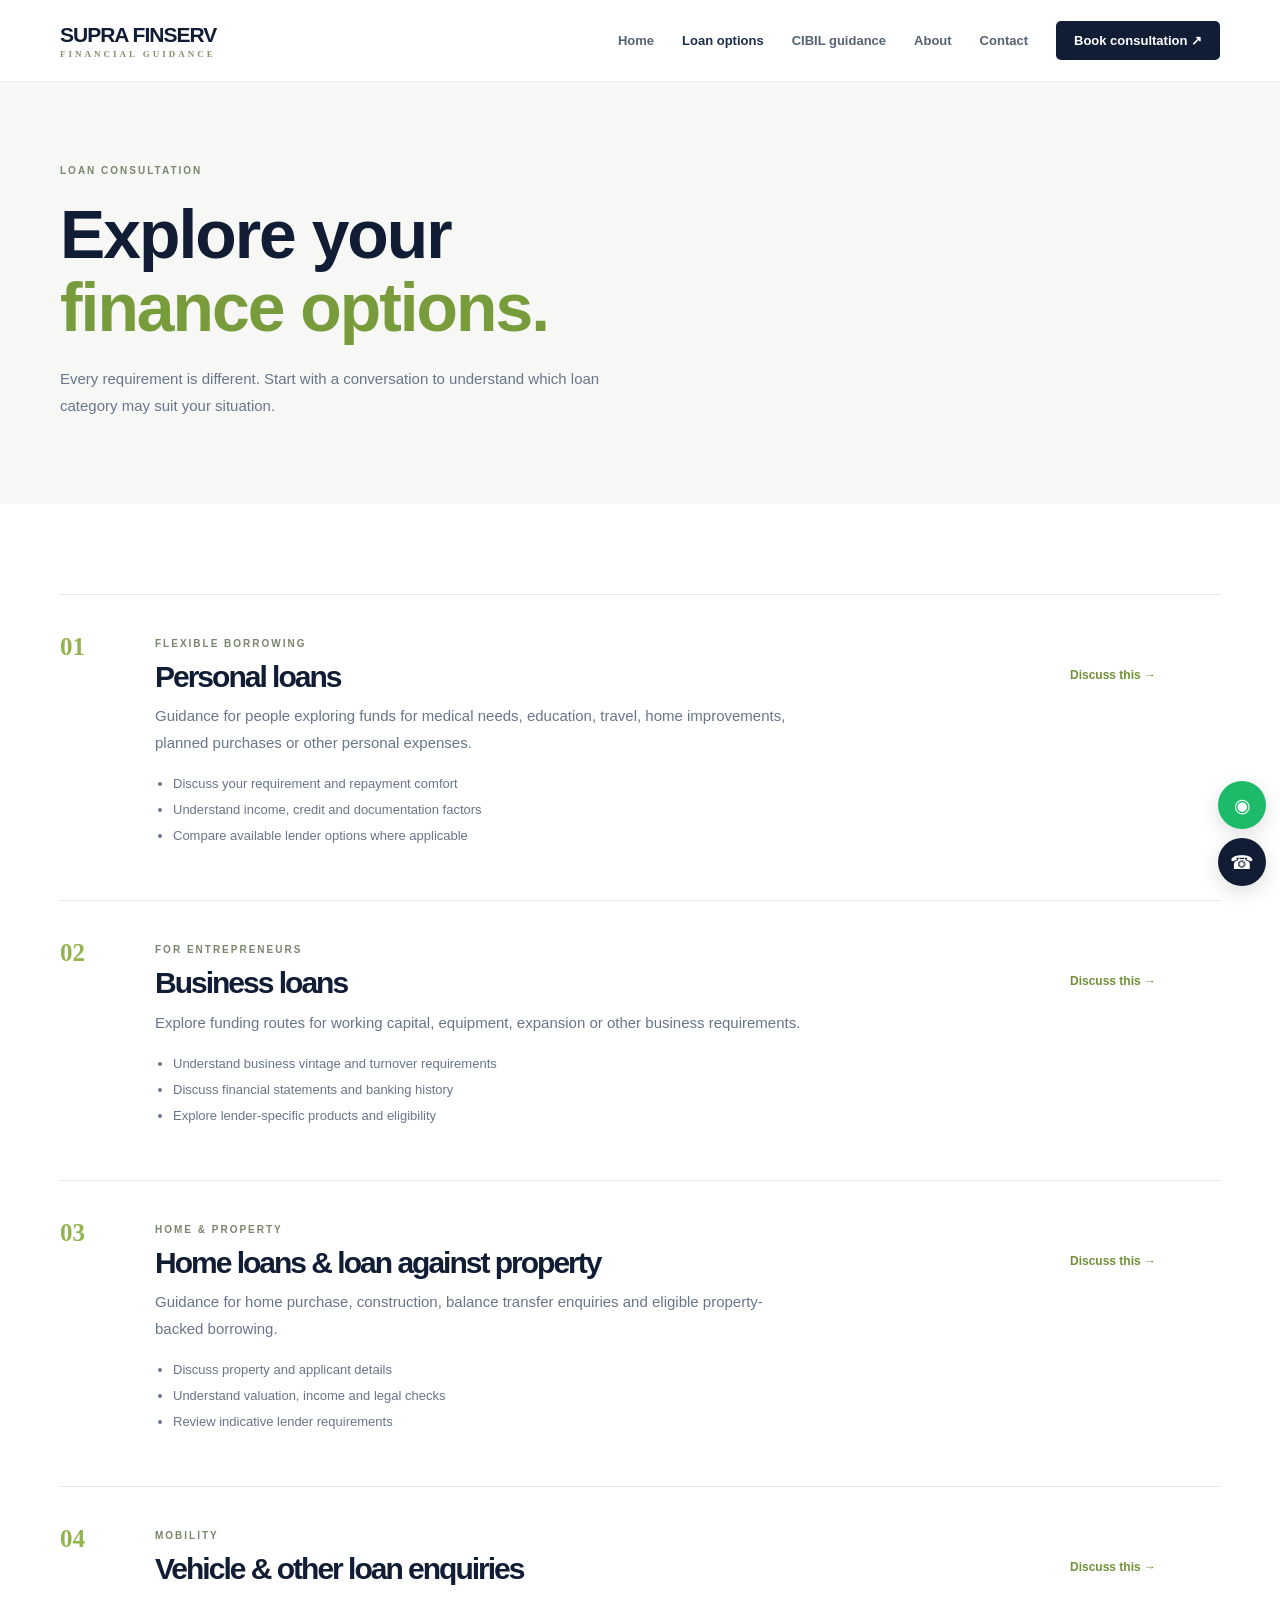
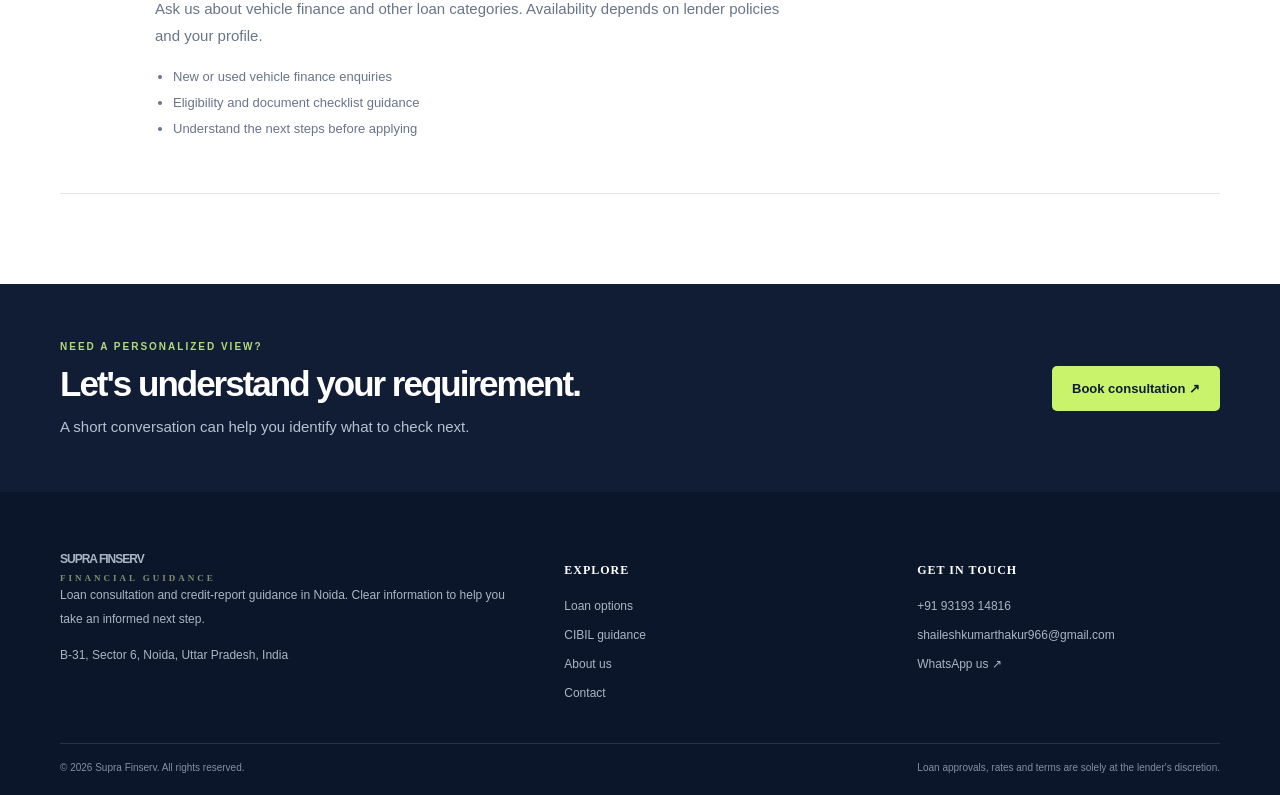
<file: loans.html>
<!doctype html><html lang="en"><head><meta charset="utf-8"><meta name="viewport" content="width=device-width,initial-scale=1"><meta name="description" content="Explore loan consultation options with Supra Finserv, Noida."><title>Loan Options | Supra Finserv</title><link rel="stylesheet" href="assets/style.css"></head><body><div id="site-header"></div><main><section class="page-hero"><div class="container"><span class="eyebrow">LOAN CONSULTATION</span><h1>Explore your<br><em>finance options.</em></h1><p>Every requirement is different. Start with a conversation to understand which loan category may suit your situation.</p></div></section><section class="section"><div class="container loan-list"><article id="personal" class="loan-row"><div class="loan-number">01</div><div><span class="eyebrow">FLEXIBLE BORROWING</span><h2>Personal loans</h2><p>Guidance for people exploring funds for medical needs, education, travel, home improvements, planned purchases or other personal expenses.</p><ul><li>Discuss your requirement and repayment comfort</li><li>Understand income, credit and documentation factors</li><li>Compare available lender options where applicable</li></ul></div><a class="text-link" href="contact.html#consultation">Discuss this →</a></article><article id="business" class="loan-row"><div class="loan-number">02</div><div><span class="eyebrow">FOR ENTREPRENEURS</span><h2>Business loans</h2><p>Explore funding routes for working capital, equipment, expansion or other business requirements.</p><ul><li>Understand business vintage and turnover requirements</li><li>Discuss financial statements and banking history</li><li>Explore lender-specific products and eligibility</li></ul></div><a class="text-link" href="contact.html#consultation">Discuss this →</a></article><article id="home" class="loan-row"><div class="loan-number">03</div><div><span class="eyebrow">HOME & PROPERTY</span><h2>Home loans & loan against property</h2><p>Guidance for home purchase, construction, balance transfer enquiries and eligible property-backed borrowing.</p><ul><li>Discuss property and applicant details</li><li>Understand valuation, income and legal checks</li><li>Review indicative lender requirements</li></ul></div><a class="text-link" href="contact.html#consultation">Discuss this →</a></article><article id="vehicle" class="loan-row"><div class="loan-number">04</div><div><span class="eyebrow">MOBILITY</span><h2>Vehicle & other loan enquiries</h2><p>Ask us about vehicle finance and other loan categories. Availability depends on lender policies and your profile.</p><ul><li>New or used vehicle finance enquiries</li><li>Eligibility and document checklist guidance</li><li>Understand the next steps before applying</li></ul></div><a class="text-link" href="contact.html#consultation">Discuss this →</a></article></div></section><section class="band"><div class="container band-inner"><div><span class="eyebrow">NEED A PERSONALIZED VIEW?</span><h2>Let's understand your requirement.</h2><p>A short conversation can help you identify what to check next.</p></div><a class="btn btn-white" href="contact.html#consultation">Book consultation ↗</a></div></section></main><div id="site-footer"></div><script src="assets/site.js"></script></body></html>
</file>
<file: assets/style.css>
:root{--navy:#101d35;--ink:#17243a;--muted:#68758a;--cream:#f7f8f5;--green:#c9f36b;--line:#e5e9e4;--white:#fff}*{box-sizing:border-box}html{scroll-behavior:smooth}body{margin:0;font-family:"DM Sans",sans-serif;color:var(--ink);background:#fff}a{color:inherit;text-decoration:none}.container{width:min(1160px,calc(100% - 44px));margin:auto}.site-header{height:82px;display:flex;align-items:center;border-bottom:1px solid #edf0eb;background:#fff;position:sticky;top:0;z-index:20}.nav-wrap{display:flex;align-items:center;justify-content:space-between}.brand{font:800 21px Manrope,sans-serif;letter-spacing:-1px;color:var(--navy)}.brand span{display:block;font:700 9px "DM Sans";letter-spacing:3px;color:#82906c;margin-top:2px}.nav{display:flex;align-items:center;gap:28px;font-size:13px;font-weight:600;color:#566174}.nav a:hover,.nav a.active{color:#1c2e4c}.nav-cta{padding:12px 18px;border-radius:5px;background:var(--navy);color:#fff!important}.menu-btn{display:none;border:0;background:none;font-size:25px}.hero{background:var(--cream);overflow:hidden;padding:86px 0 78px}.hero-grid{display:grid;grid-template-columns:1.05fr .95fr;align-items:center;gap:60px}.eyebrow{font-size:10px;font-weight:700;letter-spacing:2px;color:#78866b;display:inline-flex;align-items:center;gap:9px}.eyebrow i{width:7px;height:7px;background:#a9d957;border-radius:50%}h1,h2,h3,p{margin-top:0}h1,h2{font-family:Manrope,sans-serif;letter-spacing:-2px;color:var(--navy)}h1{font-size:clamp(43px,5.3vw,68px);line-height:1.08;margin:20px 0}h1 em,h2 em{font-style:normal;color:#789b3b}h2{font-size:clamp(34px,4vw,48px);line-height:1.12;margin:15px 0}p{color:var(--muted);line-height:1.8;font-size:15px}.hero-copy>p{max-width:520px;font-size:16px}.actions{display:flex;gap:12px;flex-wrap:wrap;margin:28px 0}.btn{display:inline-flex;align-items:center;justify-content:center;gap:18px;padding:15px 20px;border-radius:5px;font-size:13px;font-weight:700;border:0;cursor:pointer;transition:.2s}.btn:hover{transform:translateY(-2px)}.btn-primary{background:var(--navy);color:#fff}.btn-light{background:#fff;color:var(--navy);border:1px solid var(--line)}.btn-white{background:var(--green);color:var(--navy)}.btn-dark{background:var(--navy);color:#fff;margin-top:15px}.trust-row{display:flex;gap:20px;flex-wrap:wrap;font-size:11px;color:#6b7868}.hero-visual{height:420px;position:relative;display:grid;place-items:center}.visual-glow{position:absolute;width:340px;height:340px;border-radius:50%;background:#e4edcf;filter:blur(1px)}.finance-card{position:relative;width:310px;height:350px;padding:26px;background:var(--navy);color:white;border-radius:12px;box-shadow:0 30px 65px #17243a30;transform:rotate(5deg);display:flex;flex-direction:column;justify-content:space-between}.card-top,.card-bottom{display:flex;justify-content:space-between;align-items:center}.card-top{font:700 13px Manrope;letter-spacing:1px}.card-top b{color:var(--green)}.card-chip{font-size:24px;color:var(--green)}.card-label,.card-bottom{font-size:9px;letter-spacing:2px;color:#bdc8d4}.card-title{font:800 38px/1.15 Manrope;letter-spacing:-1.5px}.floating-tag{position:absolute;z-index:2;background:#fff;padding:14px 17px;border-radius:6px;box-shadow:0 12px 35px #1b2a3b16;font-size:12px}.tag-top{top:38px;right:0}.tag-top b{color:#83a83e;margin-left:12px}.tag-bottom{bottom:35px;left:0}.dot-green{display:inline-block;width:8px;height:8px;background:#9bc94b;border-radius:50%;margin-right:7px}.orbit{position:absolute;border:1px solid #d4dfc1;border-radius:50%;width:400px;height:400px}.orbit-two{width:460px;height:460px;border-style:dashed;opacity:.6}.metrics{border-bottom:1px solid var(--line)}.metrics-grid{display:grid;grid-template-columns:repeat(3,1fr);padding:25px 0}.metrics-grid div{display:flex;align-items:center;gap:18px;border-right:1px solid var(--line);padding-left:30px}.metrics-grid div:first-child{padding-left:0}.metrics-grid div:last-child{border:0}.metrics-grid strong{font:800 25px Manrope;color:#89a94b}.metrics-grid span{font-size:12px;color:var(--muted)}.section{padding:90px 0}.section-tight{padding-top:25px}.section-head{display:flex;justify-content:space-between;align-items:end;margin-bottom:35px;gap:30px}.section-head>p{max-width:350px;margin-bottom:5px}.service-grid{display:grid;grid-template-columns:repeat(4,1fr);gap:14px}.service-card{border:1px solid var(--line);padding:25px 22px;min-height:260px;transition:.25s}.service-card:hover{background:var(--cream);transform:translateY(-5px);border-color:#c6d4ad}.service-icon{width:42px;height:42px;border-radius:50%;display:grid;place-items:center;background:#eff4e5;color:#668d2d;font-size:20px;margin-bottom:25px}.service-card small{font-size:9px;letter-spacing:1.5px;color:#8b987b}.service-card h3{font:700 19px Manrope;margin:10px 0}.service-card p{font-size:12px;line-height:1.7;min-height:60px}.service-card>b{font-size:11px;color:#698d32}.band{background:var(--navy);padding:52px 0}.band-inner{display:flex;align-items:center;justify-content:space-between;gap:30px}.band h2{color:white;font-size:35px;margin:10px 0}.band p{color:#b6c1d0;margin:0}.band .eyebrow{color:#b6d77d}.steps,.principles{display:grid;grid-template-columns:repeat(3,1fr);gap:35px}.steps>div,.principles>div{border-top:1px solid var(--line);padding-top:22px}.steps b,.principles b{font:800 27px Manrope;color:#90b34d}.steps h3,.principles h3{font:700 18px Manrope;margin:14px 0 8px}.steps p,.principles p{font-size:13px}.site-footer{background:#0b162a;color:#fff;padding:55px 0 22px}.footer-grid{display:grid;grid-template-columns:1.5fr 1fr 1fr;gap:50px;padding-bottom:38px}.footer-brand{color:white}.footer-grid p,.footer-grid a{color:#aab5c4;font-size:12px;line-height:2}.footer-grid h4{font:700 12px Manrope;letter-spacing:1px;color:#fff}.footer-links{display:grid;gap:5px}.footer-bottom{border-top:1px solid #263247;padding-top:18px;display:flex;justify-content:space-between;gap:20px;color:#8290a2;font-size:10px}.page-hero{background:var(--cream);padding:78px 0 70px}.page-hero h1{max-width:760px}.page-hero p{max-width:590px}.loan-list{border-top:1px solid var(--line)}.loan-row{display:grid;grid-template-columns:70px 1fr 150px;gap:25px;padding:38px 0;border-bottom:1px solid var(--line);align-items:start}.loan-number{font:800 25px Manrope;color:#92b44e}.loan-row h2{font-size:30px;margin:9px 0}.loan-row p{max-width:650px}.loan-row ul{padding-left:18px;color:var(--muted);font-size:13px;line-height:2}.text-link{font-size:12px;font-weight:700;color:#71923a;padding-top:35px}.split{display:grid;grid-template-columns:1fr 1fr;gap:75px;align-items:center}.split p{font-size:14px}.info-panel{background:var(--cream);padding:32px}.info-panel h3{font:700 20px Manrope;margin-bottom:24px}.info-item{display:flex;gap:17px;padding:17px 0;border-top:1px solid #e2e8dc}.info-item>b{font:800 17px Manrope;color:#8ba94c}.info-item strong,.info-item small{display:block}.info-item strong{font-size:13px}.info-item small{font-size:11px;color:var(--muted);line-height:1.6;margin-top:5px}.warning-section{padding:0 0 35px}.warning{background:#fff8e9;border:1px solid #f0e2c2;padding:25px;display:flex;gap:18px}.warning-mark{width:30px;height:30px;flex:0 0 30px;border-radius:50%;background:#f2dba7;display:grid;place-items:center;font-weight:800}.warning h3{font:700 16px Manrope}.warning p{font-size:12px;margin:0}.faq{max-width:800px}.faq details{border-top:1px solid var(--line);padding:20px 0}.faq details:last-child{border-bottom:1px solid var(--line)}.faq summary{font:700 15px Manrope;cursor:pointer;list-style:none}.faq summary:after{content:"+";float:right;color:#7b9d40;font-size:20px}.faq details[open] summary:after{content:"−"}.faq p{font-size:13px;margin:14px 0 0}.quote-card{background:var(--navy);color:white;padding:45px;min-height:300px;display:flex;flex-direction:column;justify-content:center}.quote-card>span{font:800 70px Georgia;color:var(--green);height:55px}.quote-card h3{font:700 27px/1.4 Manrope;color:white}.quote-card small{font-size:9px;letter-spacing:2px;color:#bdd58f}.soft-bg{background:var(--cream)}.cta-inline{display:flex;justify-content:space-between;align-items:center;gap:30px}.contact-grid{display:grid;grid-template-columns:.85fr 1.15fr;gap:70px;align-items:start}.contact-info h2{margin-bottom:35px}.contact-line{display:block;padding:17px 0;border-top:1px solid var(--line)}.contact-line span,.contact-line small{display:block;font-size:9px;letter-spacing:1.5px;color:#87927e}.contact-line strong{display:block;font:700 15px Manrope;margin:8px 0;overflow-wrap:anywhere}.contact-line small{letter-spacing:0;font-size:11px}.form-card{padding:35px;background:var(--cream)}.form-card h2{font-size:32px}.form-card>p{font-size:12px}.form-card form{display:grid;gap:15px}.form-card label{font-size:11px;font-weight:700;color:#4f5c6f}.form-card input,.form-card select,.form-card textarea{display:block;width:100%;margin-top:7px;padding:13px;border:1px solid #dfe5da;border-radius:4px;background:white;font:13px "DM Sans";color:var(--ink);outline:none}.form-card input:focus,.form-card select:focus,.form-card textarea:focus{border-color:#8eaf4b}.submit-btn{width:100%}.form-note,.form-status{font-size:10px;color:#788477;line-height:1.6}.form-status{color:#527d27;margin:0}.mobile-quick{position:fixed;bottom:14px;right:14px;z-index:30;display:grid;gap:9px}.quick-btn{width:48px;height:48px;border-radius:50%;display:grid;place-items:center;color:white;font-size:19px;box-shadow:0 6px 20px #0002}.quick-wa{background:#1cba69}.quick-call{background:var(--navy)}@media(max-width:850px){.nav{gap:14px}.hero-grid{gap:25px}.service-grid{grid-template-columns:repeat(2,1fr)}.contact-grid{gap:30px}.split{gap:35px}}@media(max-width:650px){.container{width:min(100% - 34px,1160px)}.site-header{height:70px}.menu-btn{display:block}.nav{display:none;position:absolute;top:69px;left:0;right:0;background:white;padding:20px 24px 25px;box-shadow:0 12px 20px #0001;flex-direction:column;align-items:stretch}.nav.open{display:flex}.nav-cta{text-align:center}.hero{padding:55px 0 40px}.hero-grid{grid-template-columns:1fr}.hero-visual{height:350px;margin-top:5px}.finance-card{width:250px;height:290px}.card-title{font-size:32px}.visual-glow{width:260px;height:260px}.orbit{width:300px;height:300px}.orbit-two{width:340px;height:340px}.tag-top{right:0;top:15px}.tag-bottom{bottom:8px}.metrics-grid{grid-template-columns:1fr;gap:15px}.metrics-grid div{padding:0;border:0}.section{padding:65px 0}.section-head{display:block}.section-head>p{margin-top:15px}.service-grid{gap:10px}.service-card{padding:18px 15px;min-height:250px}.service-card h3{font-size:16px}.service-card p{font-size:11px}.band-inner,.cta-inline{align-items:flex-start;flex-direction:column}.band h2{font-size:29px}.steps,.principles{grid-template-columns:1fr;gap:20px}.footer-grid{grid-template-columns:1fr 1fr;gap:25px}.footer-grid>div:first-child{grid-column:1/-1}.footer-bottom{flex-direction:column}.page-hero{padding:55px 0 45px}.loan-row{grid-template-columns:40px 1fr;gap:12px}.loan-row .text-link{grid-column:2;padding:0}.loan-row h2{font-size:25px}.split,.contact-grid{grid-template-columns:1fr;gap:35px}.quote-card{min-height:240px;padding:30px}.form-card{padding:24px 18px}.warning{padding:18px}.contact-info h2{margin-bottom:20px}}
</file>
